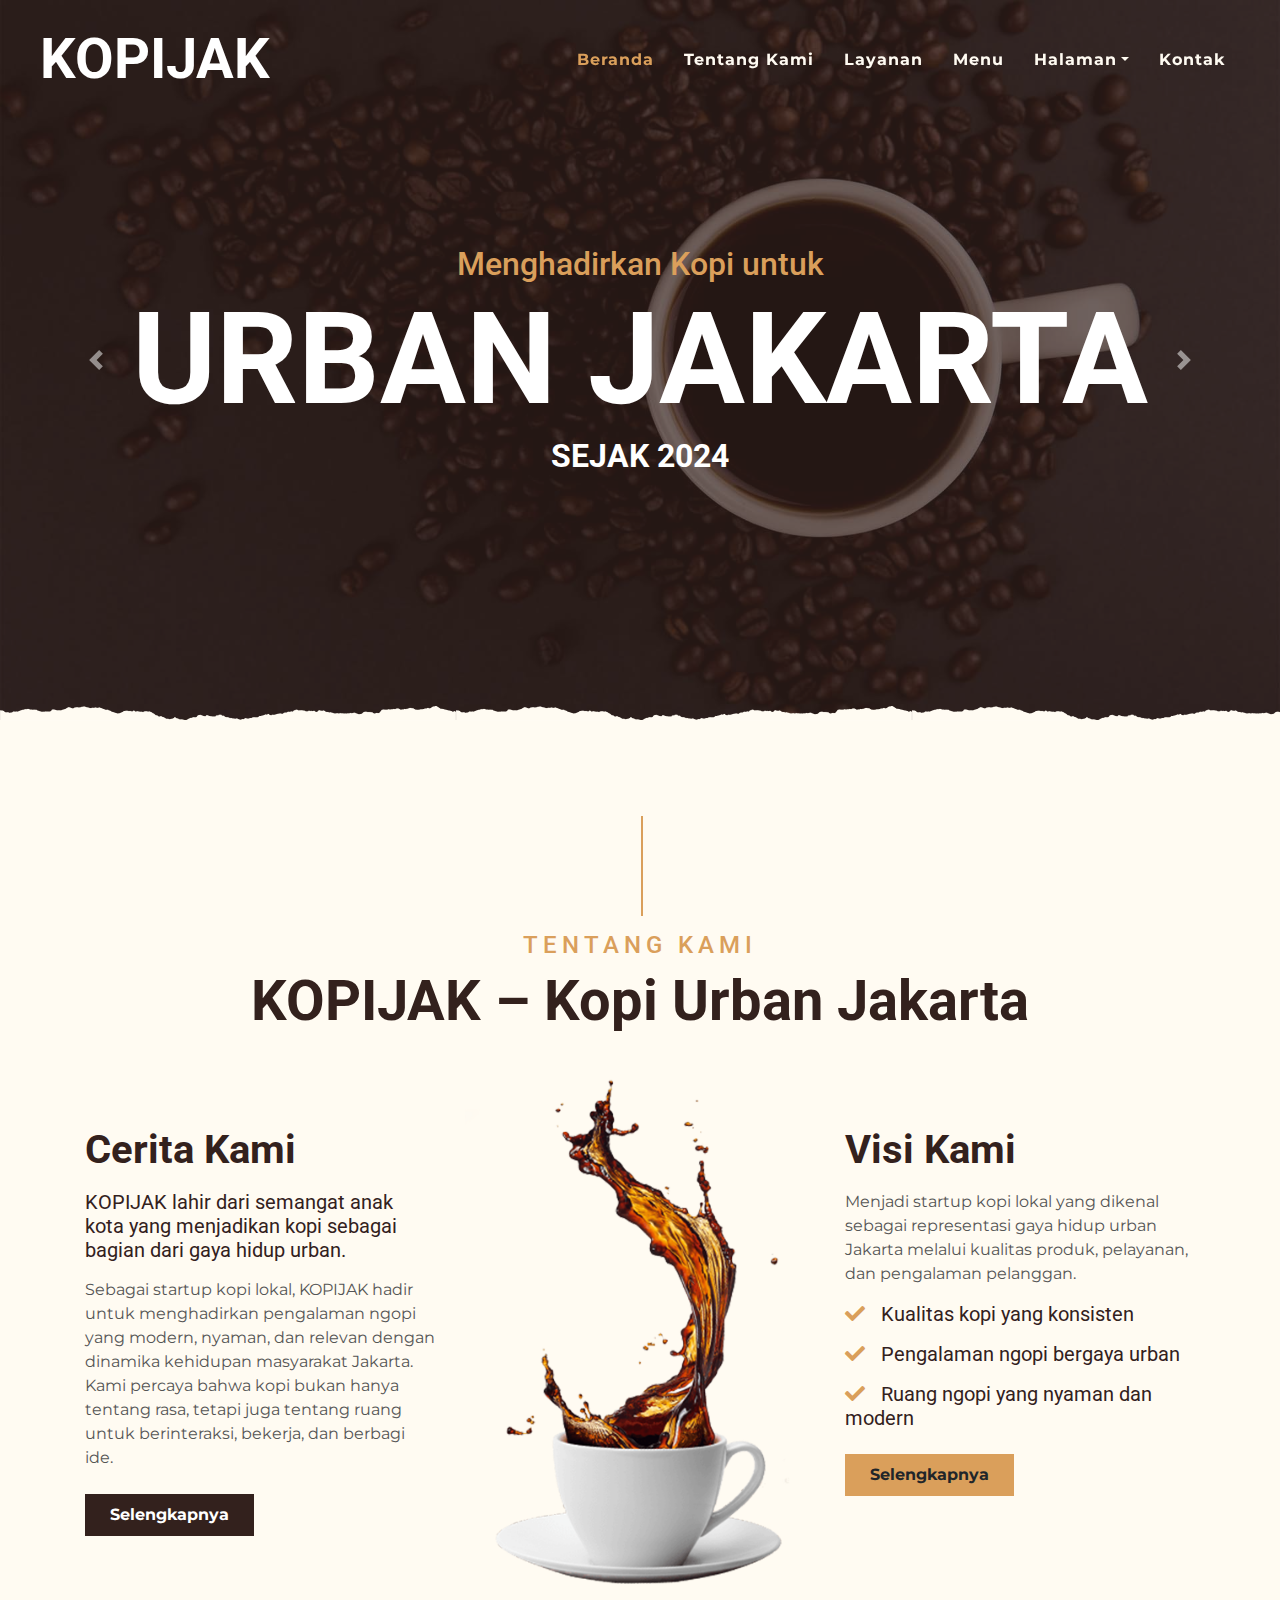
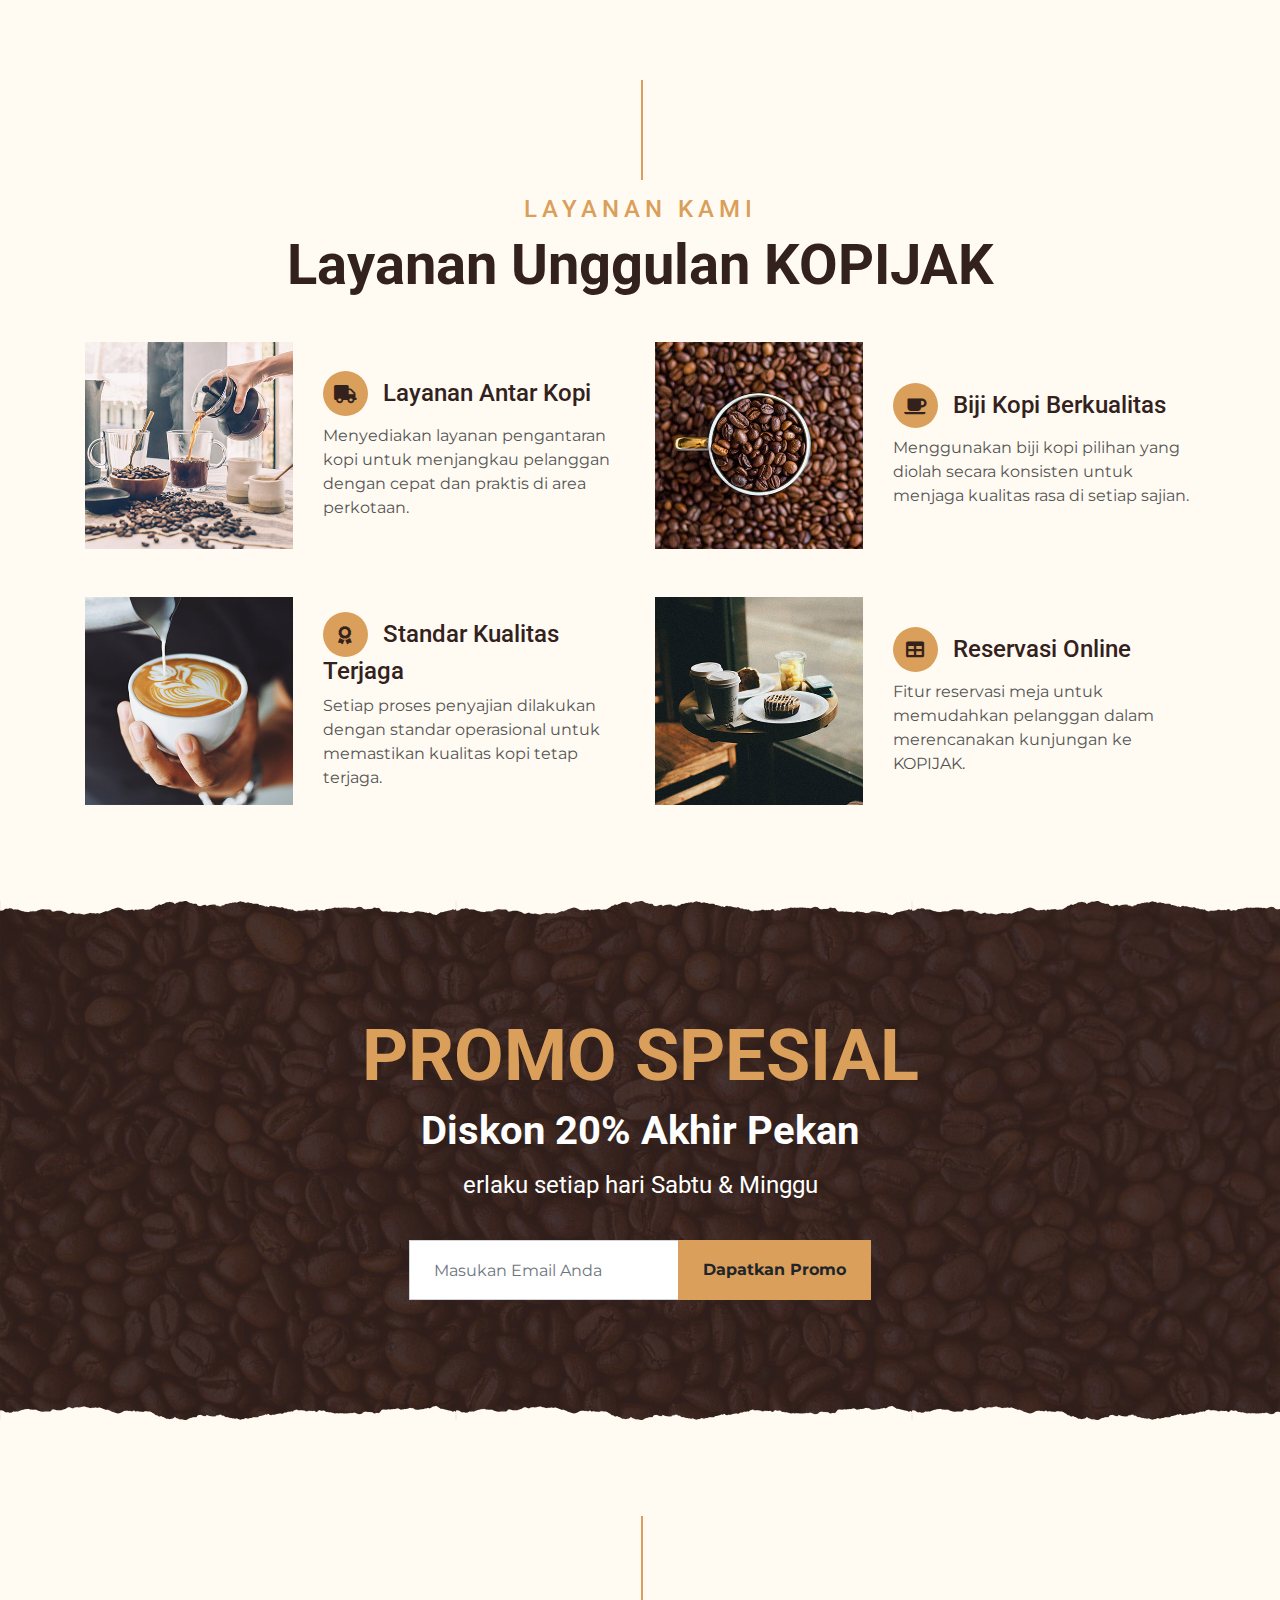
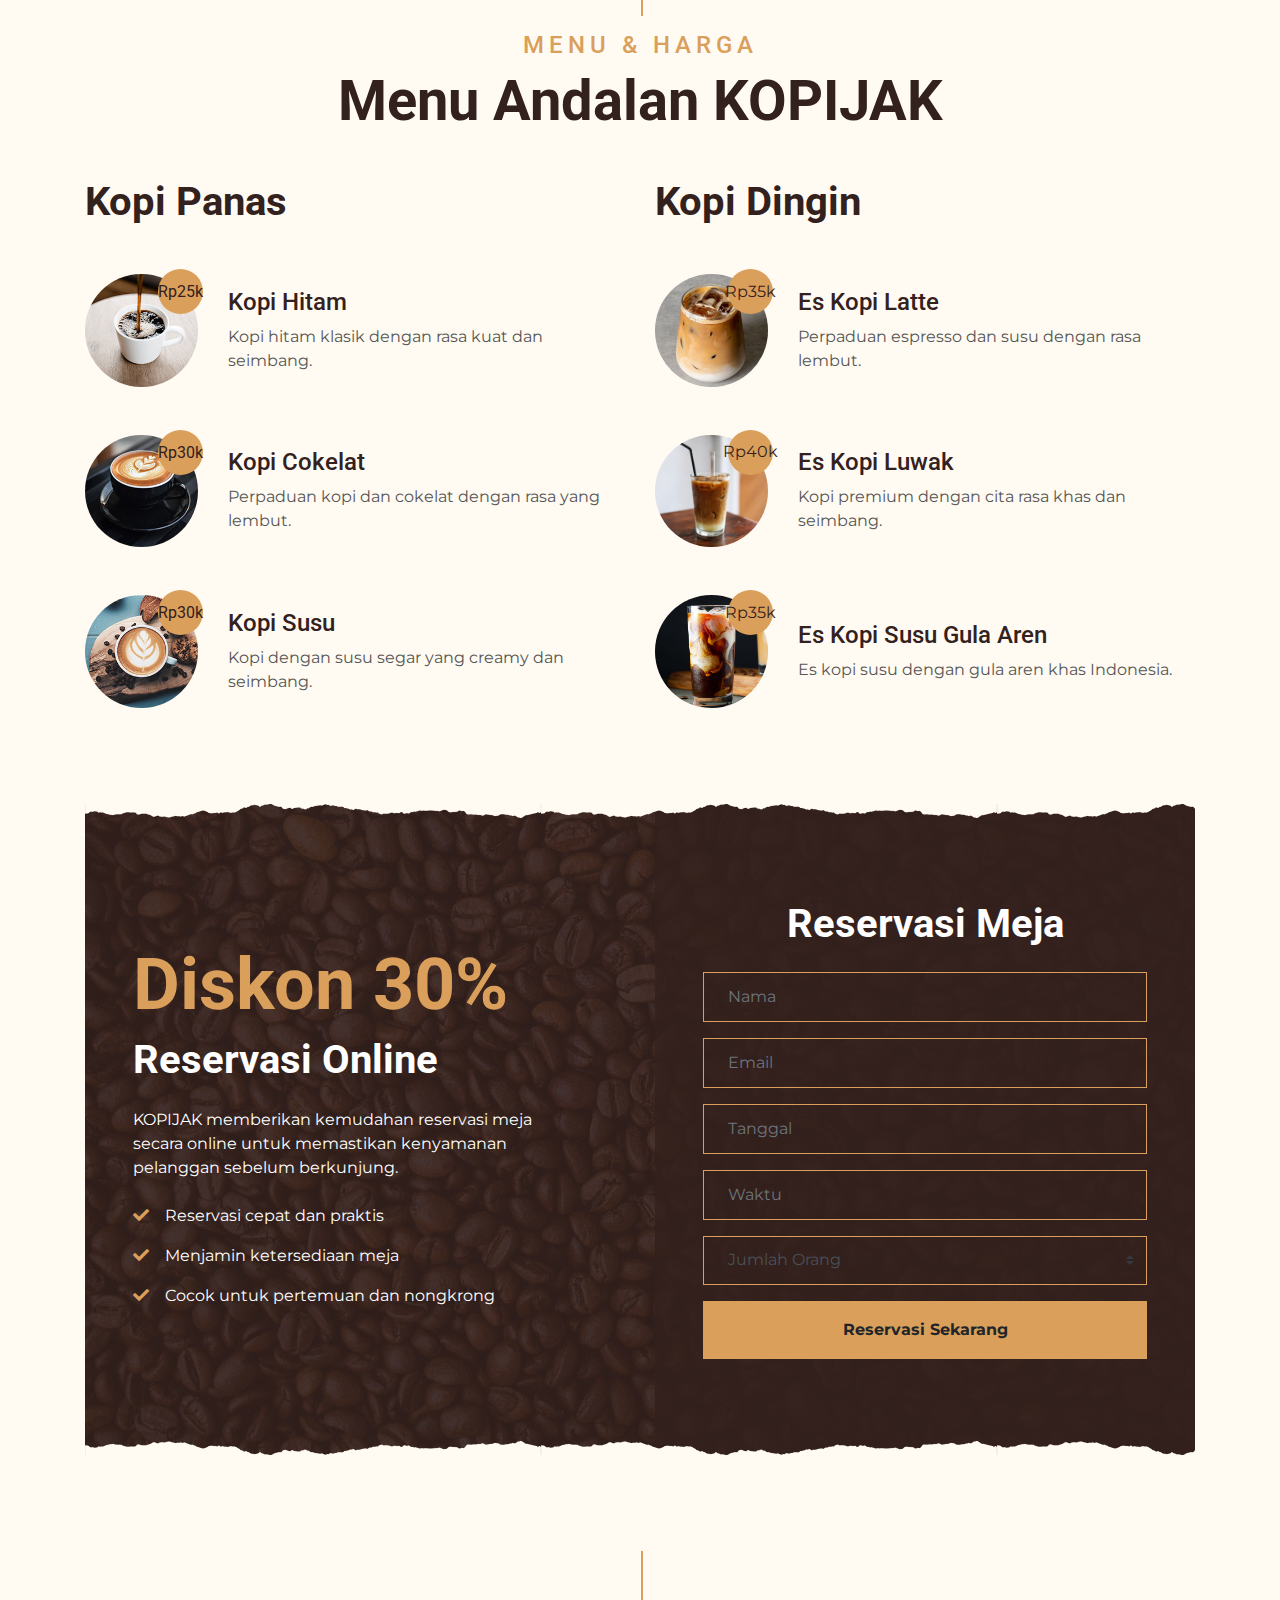
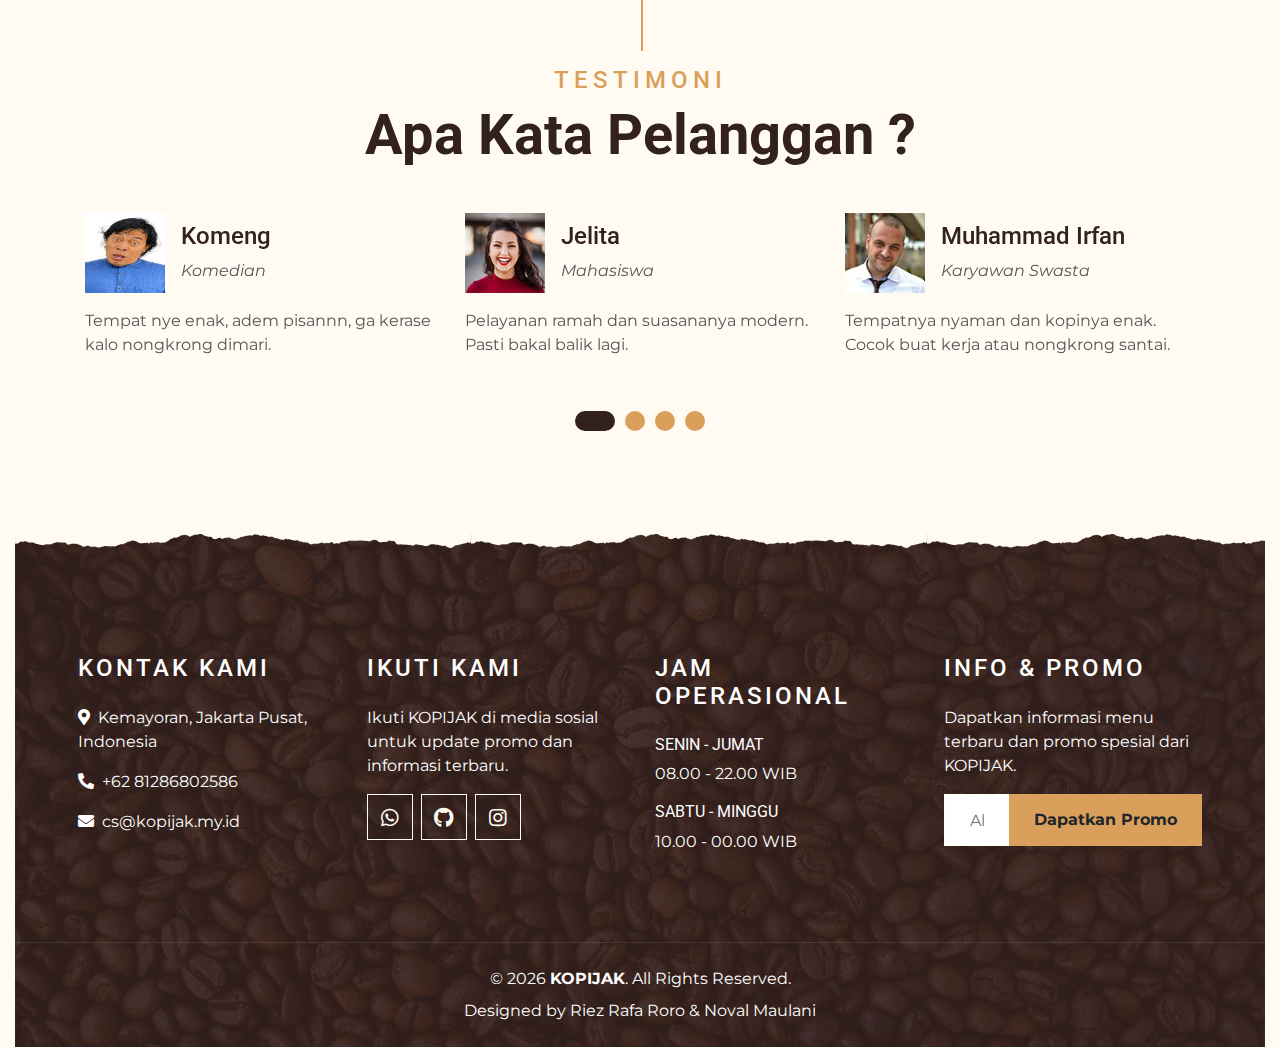
<file: index.html>
<!DOCTYPE html>
<html lang="id">

<head>
    <meta charset="utf-8">
    <title>KOPIJAK-Kopi Urban Jakarta</title>
    <meta content="width=device-width, initial-scale=1.0" name="viewport">
    <meta name="keywords" content="kopi jakarta, kopi lokal, coffee shop jakarta, kopijak">
    <meta name="description"
        content="KOPIJAK adalah startup kopi lokal yang menghadirkan pengalaman ngopi modern dengan identitas gaya hidup urban Jakarta.">




    <!-- Logo -->
    <link rel="icon" type="image/png" href="img/logo.png">


    <!-- Google Font -->
    <link rel="preconnect" href="https://fonts.gstatic.com">
    <link
        href="https://fonts.googleapis.com/css2?family=Montserrat:wght@200;400&family=Roboto:wght@400;500;700&display=swap"
        rel="stylesheet">

    <!-- Font Awesome -->
    <link href="https://cdnjs.cloudflare.com/ajax/libs/font-awesome/5.10.0/css/all.min.css" rel="stylesheet">

    <!-- Libraries Stylesheet -->
    <link href="lib/owlcarousel/assets/owl.carousel.min.css" rel="stylesheet">
    <link href="lib/tempusdominus/css/tempusdominus-bootstrap-4.min.css" rel="stylesheet" />

    <!-- Customized Bootstrap Stylesheet -->
    <link href="css/style.min.css" rel="stylesheet">
</head>

<body>
    <!-- Navbar Start -->
    <div class="container-fluid p-0 nav-bar">
        <nav class="navbar navbar-expand-lg bg-none navbar-dark py-3">
            <a href="index.html" class="navbar-brand px-lg-4 m-0">
                <h1 class="m-0 display-4 text-uppercase text-white">KOPIJAK</h1>
            </a>
            <button type="button" class="navbar-toggler" data-toggle="collapse" data-target="#navbarCollapse">
                <span class="navbar-toggler-icon"></span>
            </button>
            <div class="collapse navbar-collapse justify-content-between" id="navbarCollapse">
                <div class="navbar-nav ml-auto p-4">
                    <a href="index.html" class="nav-item nav-link active">Beranda</a>
                    <a href="about.html" class="nav-item nav-link">Tentang Kami</a>
                    <a href="service.html" class="nav-item nav-link">Layanan</a>
                    <a href="menu.html" class="nav-item nav-link">Menu</a>
                    <div class="nav-item dropdown">
                        <a href="#" class="nav-link dropdown-toggle" data-toggle="dropdown">Halaman</a>
                        <div class="dropdown-menu text-capitalize">
                            <a href="reservation.html" class="dropdown-item">Reservasi</a>
                            <a href="testimonial.html" class="dropdown-item">Testimoni</a>
                            <a href="team.html" class="dropdown-item">Tim Pengembang</a>
                        </div>
                    </div>
                    <a href="contact.html" class="nav-item nav-link">Kontak</a>
                </div>
            </div>
        </nav>
    </div>
    <!-- Navbar End -->

    <!-- Carousel Start -->
    <div class="container-fluid p-0 mb-5">
        <div id="blog-carousel" class="carousel slide overlay-bottom" data-ride="carousel">
            <div class="carousel-inner">

                <div class="carousel-item active">
                    <img class="w-100" src="img/carousel-1.jpg" alt="KOPIJAK Coffee">
                    <div class="carousel-caption d-flex flex-column align-items-center justify-content-center">
                        <h2 class="text-primary font-weight-medium m-0">Menghadirkan Kopi untuk</h2>
                        <h1 class="display-1 text-white m-0">URBAN JAKARTA</h1>
                        <h2 class="text-white m-0">SEJAK 2024</h2>
                    </div>
                </div>

                <div class="carousel-item">
                    <img class="w-100" src="img/carousel-2.jpg" alt="KOPIJAK Urban Coffee">
                    <div class="carousel-caption d-flex flex-column align-items-center justify-content-center">
                        <h2 class="text-primary font-weight-medium m-0">Pengalaman Ngopi Modern</h2>
                        <h1 class="display-1 text-white m-0">KOPIJAK</h1>
                        <h2 class="text-white m-0">KOPI URBAN JAKARTA</h2>
                    </div>
                </div>

            </div>

            <a class="carousel-control-prev" href="#blog-carousel" data-slide="prev">
                <span class="carousel-control-prev-icon"></span>
            </a>
            <a class="carousel-control-next" href="#blog-carousel" data-slide="next">
                <span class="carousel-control-next-icon"></span>
            </a>
        </div>
    </div>
    <!-- Carousel End -->

    <!-- About Start -->
    <div class="container-fluid py-5">
        <div class="container">
            <div class="section-title">
                <h4 class="text-primary text-uppercase" style="letter-spacing: 5px;">Tentang Kami</h4>
                <h1 class="display-4">KOPIJAK – Kopi Urban Jakarta</h1>
            </div>
            <div class="row">
                <div class="col-lg-4 py-0 py-lg-5">
                    <h1 class="mb-3">Cerita Kami</h1>
                    <h5 class="mb-3">
                        KOPIJAK lahir dari semangat anak kota yang menjadikan kopi sebagai bagian dari gaya hidup urban.
                    </h5>
                    <p>
                        Sebagai startup kopi lokal, KOPIJAK hadir untuk menghadirkan pengalaman ngopi yang modern,
                        nyaman,
                        dan relevan dengan dinamika kehidupan masyarakat Jakarta. Kami percaya bahwa kopi bukan hanya
                        tentang rasa, tetapi juga tentang ruang untuk berinteraksi, bekerja, dan berbagi ide.
                    </p>
                    <a href="about.html" class="btn btn-secondary font-weight-bold py-2 px-4 mt-2">
                        Selengkapnya
                    </a>

                </div>
                <div class="col-lg-4 py-5 py-lg-0" style="min-height: 500px;">
                    <div class="position-relative h-100">
                        <img class="position-absolute w-100 h-100" src="img/about.png" style="object-fit: cover;">
                    </div>
                </div>
                <div class="col-lg-4 py-0 py-lg-5">
                    <h1 class="mb-3">Visi Kami</h1>
                    <p>Menjadi startup kopi lokal yang dikenal sebagai representasi gaya hidup urban Jakarta
                        melalui kualitas produk, pelayanan, dan pengalaman pelanggan.</p>
                    <h5 class="mb-3"><i class="fa fa-check text-primary mr-3"></i>Kualitas kopi yang konsisten</h5>
                    <h5 class="mb-3"><i class="fa fa-check text-primary mr-3"></i>Pengalaman ngopi bergaya urban</h5>
                    <h5 class="mb-3"><i class="fa fa-check text-primary mr-3"></i>Ruang ngopi yang nyaman dan modern
                    </h5>
                    <a href="about.html" class="btn btn-primary font-weight-bold py-2 px-4 mt-2">Selengkapnya</a>
                </div>
            </div>
        </div>
    </div>
    <!-- About End -->


    <!-- Service Start -->
    <div class="container-fluid pt-5">
        <div class="container">
            <div class="section-title">
                <h4 class="text-primary text-uppercase" style="letter-spacing: 5px;">Layanan Kami</h4>
                <h1 class="display-4">Layanan Unggulan KOPIJAK</h1>
            </div>
            <div class="row">
                <div class="col-lg-6 mb-5">
                    <div class="row align-items-center">
                        <div class="col-sm-5">
                            <img class="img-fluid mb-3 mb-sm-0" src="img/service-1.jpg" alt="">
                        </div>
                        <div class="col-sm-7">
                            <h4><i class="fa fa-truck service-icon"></i>Layanan Antar Kopi</h4>
                            <p class="m-0">Menyediakan layanan pengantaran kopi untuk menjangkau pelanggan
                                dengan cepat dan praktis di area perkotaan.</p>
                        </div>
                    </div>
                </div>
                <div class="col-lg-6 mb-5">
                    <div class="row align-items-center">
                        <div class="col-sm-5">
                            <img class="img-fluid mb-3 mb-sm-0" src="img/service-2.jpg" alt="">
                        </div>
                        <div class="col-sm-7">
                            <h4><i class="fa fa-coffee service-icon"></i>Biji Kopi Berkualitas</h4>
                            <p class="m-0">Menggunakan biji kopi pilihan yang diolah secara konsisten
                                untuk menjaga kualitas rasa di setiap sajian.</p>
                        </div>
                    </div>
                </div>
                <div class="col-lg-6 mb-5">
                    <div class="row align-items-center">
                        <div class="col-sm-5">
                            <img class="img-fluid mb-3 mb-sm-0" src="img/service-3.jpg" alt="">
                        </div>
                        <div class="col-sm-7">
                            <h4><i class="fa fa-award service-icon"></i>Standar Kualitas Terjaga</h4>
                            <p class="m-0">Setiap proses penyajian dilakukan dengan standar operasional
                                untuk memastikan kualitas kopi tetap terjaga.</p>
                        </div>
                    </div>
                </div>
                <div class="col-lg-6 mb-5">
                    <div class="row align-items-center">
                        <div class="col-sm-5">
                            <img class="img-fluid mb-3 mb-sm-0" src="img/service-4.jpg" alt="">
                        </div>
                        <div class="col-sm-7">
                            <h4><i class="fa fa-table service-icon"></i>Reservasi Online</h4>
                            <p class="m-0">Fitur reservasi meja untuk memudahkan pelanggan
                                dalam merencanakan kunjungan ke KOPIJAK.</p>
                        </div>
                    </div>
                </div>
            </div>
        </div>
    </div>
    <!-- Service End -->


    <!-- Offer Start -->
    <div class="offer container-fluid my-5 py-5 text-center position-relative overlay-top overlay-bottom">
        <div class="container py-5">
            <h1 class="display-3 text-primary mt-3">PROMO SPESIAL</h1>
            <h1 class="text-white mb-3">Diskon 20% Akhir Pekan</h1>
            <h4 class="text-white font-weight-normal mb-4 pb-3">erlaku setiap hari Sabtu & Minggu</h4>
            <form class="form-inline justify-content-center mb-4">
                <div class="input-group">
                    <input id="emailPromo" type="text" class="form-control p-4" placeholder="Masukan Email Anda"
                        style="height: 60px;">
                    <div class="input-group-append">
                        <button type="button" class="btn btn-primary font-weight-bold px-4" onclick="kirimPromoWA()">
                            Dapatkan Promo
                        </button>
                    </div>
                </div>
            </form>
        </div>
    </div>
    <!-- Offer End -->


    <!-- Menu Start -->
    <div class="container-fluid pt-5">
        <div class="container">
            <div class="section-title">
                <h4 class="text-primary text-uppercase" style="letter-spacing: 5px;">Menu & Harga</h4>
                <h1 class="display-4">Menu Andalan KOPIJAK</h1>
            </div>
            <div class="row">
                <div class="col-lg-6">
                    <h1 class="mb-5">Kopi Panas</h1>
                    <div class="row align-items-center mb-5">
                        <div class="col-4 col-sm-3">
                            <img class="w-100 rounded-circle mb-3 mb-sm-0" src="img/menu-1.jpg" alt="">
                            <h6 class="menu-price">Rp25k</h6>
                        </div>
                        <div class="col-8 col-sm-9">
                            <h4>Kopi Hitam</h4>
                            <p class="m-0">Kopi hitam klasik dengan rasa kuat dan seimbang.</p>
                        </div>
                    </div>
                    <div class="row align-items-center mb-5">
                        <div class="col-4 col-sm-3">
                            <img class="w-100 rounded-circle mb-3 mb-sm-0" src="img/menu-2.jpg" alt="">
                            <h6 class="menu-price">Rp30k</h6>
                        </div>
                        <div class="col-8 col-sm-9">
                            <h4>Kopi Cokelat</h4>
                            <p class="m-0">Perpaduan kopi dan cokelat dengan rasa yang lembut.</p>
                        </div>
                    </div>
                    <div class="row align-items-center mb-5">
                        <div class="col-4 col-sm-3">
                            <img class="w-100 rounded-circle mb-3 mb-sm-0" src="img/menu-3.jpg" alt="">
                            <h6 class="menu-price">Rp30k</h6>
                        </div>
                        <div class="col-8 col-sm-9">
                            <h4>Kopi Susu</h4>
                            <p class="m-0">Kopi dengan susu segar yang creamy dan seimbang.</p>
                        </div>
                    </div>
                </div>
                <div class="col-lg-6">
                    <h1 class="mb-5">Kopi Dingin</h1>
                    <div class="row align-items-center mb-5">
                        <div class="col-4 col-sm-3">
                            <img class="w-100 rounded-circle mb-3 mb-sm-0" src="img/menu-4.jpg" alt="">
                            <h7 class="menu-price">Rp35k</h7>
                        </div>
                        <div class="col-8 col-sm-9">
                            <h4>Es Kopi Latte</h4>
                            <p class="m-0">Perpaduan espresso dan susu dengan rasa lembut.</p>
                        </div>
                    </div>
                    <div class="row align-items-center mb-5">
                        <div class="col-4 col-sm-3">
                            <img class="w-100 rounded-circle mb-3 mb-sm-0" src="img/menu-5.png" alt="">
                            <h7 class="menu-price">Rp40k</h7>
                        </div>
                        <div class="col-8 col-sm-9">
                            <h4>Es Kopi Luwak</h4>
                            <p class="m-0">Kopi premium dengan cita rasa khas dan seimbang.</p>
                        </div>
                    </div>
                    <div class="row align-items-center mb-5">
                        <div class="col-4 col-sm-3">
                            <img class="w-100 rounded-circle mb-3 mb-sm-0" src="img/menu-6.jpg" alt="">
                            <h7 class="menu-price">Rp35k</h7>
                        </div>
                        <div class="col-8 col-sm-9">
                            <h4>Es Kopi Susu Gula Aren</h4>
                            <p class="m-0">Es kopi susu dengan gula aren khas Indonesia.</p>
                        </div>
                    </div>
                </div>
            </div>
        </div>
        <!-- Menu End -->


        <!-- Reservation Start -->
        <div class="container-fluid my-5">
            <div class="container">
                <div class="reservation position-relative overlay-top overlay-bottom">
                    <div class="row align-items-center">
                        <div class="col-lg-6 my-5 my-lg-0">
                            <div class="p-5">
                                <div class="mb-4">
                                    <h1 class="display-3 text-primary">Diskon 30%</h1>
                                    <h1 class="text-white">Reservasi Online</h1>
                                </div>
                                <p class="text-white">KOPIJAK memberikan kemudahan reservasi meja secara online
                                    untuk memastikan kenyamanan pelanggan sebelum berkunjung.
                                </p>
                                <ul class="list-inline text-white m-0">
                                    <li class="py-2"><i class="fa fa-check text-primary mr-3"></i>Reservasi cepat dan
                                        praktis
                                    </li>
                                    <li class="py-2"><i class="fa fa-check text-primary mr-3"></i>Menjamin ketersediaan
                                        meja
                                    <li class="py-2"><i class="fa fa-check text-primary mr-3"></i>Cocok untuk pertemuan
                                        dan nongkrong

                                    </li>
                                </ul>
                            </div>
                        </div>
                        <div class="col-lg-6">
                            <div class="text-center p-5" style="background: rgba(51, 33, 29, .8);">
                                <h1 class="text-white mb-4 mt-5">Reservasi Meja</h1>
                                <form class="mb-5">
                                    <div class="form-group">
                                        <input id="nama" type="text"
                                            class="form-control bg-transparent border-primary p-4" placeholder="Nama"
                                            required="required" />
                                    </div>
                                    <div class="form-group">
                                        <input id="email" type="email"
                                            class="form-control bg-transparent border-primary p-4" placeholder="Email"
                                            required="required" />
                                    </div>
                                    <div class="form-group">
                                        <div class="date" id="date" data-target-input="nearest">
                                            <input id="tanggal" type="text"
                                                class="form-control bg-transparent border-primary p-4 datetimepicker-input"
                                                placeholder="Tanggal" data-target="#date"
                                                data-toggle="datetimepicker" />
                                        </div>
                                    </div>
                                    <div class="form-group">
                                        <div class="time" id="time" data-target-input="nearest">
                                            <input id="waktu" type="text"
                                                class="form-control bg-transparent border-primary p-4 datetimepicker-input"
                                                placeholder="Waktu" data-target="#time" data-toggle="datetimepicker" />
                                        </div>
                                    </div>
                                    <div class="form-group">
                                        <select id="jumlah" class="custom-select bg-transparent border-primary px-4"
                                            style="height: 49px;">
                                            <option selected>Jumlah Orang</option>
                                            <option value="1">1 Orang</option>
                                            <option value="2">2 Orang</option>
                                            <option value="3">3 Orang</option>
                                            <option value="3">4 Orang</option>
                                            <option value="3">Lebih Dari 4 Orang</option>
                                        </select>
                                    </div>

                                    <div>
                                        <button type="button" class="btn btn-primary btn-block font-weight-bold py-3"
                                            onclick="kirimReservasiWA()">Reservasi Sekarang</button>
                                    </div>
                                </form>
                            </div>
                        </div>
                    </div>
                </div>
            </div>
        </div>
        <!-- Reservation End -->


        <!-- Testimonial Start -->
        <div class="container-fluid py-5">
            <div class="container">
                <div class="section-title">
                    <h4 class="text-primary text-uppercase" style="letter-spacing: 5px;">Testimoni</h4>
                    <h1 class="display-4">Apa Kata Pelanggan ?</h1>
                </div>
                <div class="owl-carousel testimonial-carousel">
                    <div class="testimonial-item">
                        <div class="d-flex align-items-center mb-3">
                            <img class="img-fluid" src="img/testimonial-1.jpg" alt="">
                            <div class="ml-3">
                                <h4>Jelita</h4>
                                <i>Mahasiswa</i>
                            </div>
                        </div>
                        <p class="m-0">Pelayanan ramah dan suasananya modern. Pasti bakal balik lagi.</p>
                    </div>
                    <div class="testimonial-item">
                        <div class="d-flex align-items-center mb-3">
                            <img class="img-fluid" src="img/testimonial-2.jpg" alt="">
                            <div class="ml-3">
                                <h4>Muhammad Irfan</h4>
                                <i>Karyawan Swasta</i>
                            </div>
                        </div>
                        <p class="m-0">Tempatnya nyaman dan kopinya enak. Cocok buat kerja atau nongkrong santai.</p>
                    </div>
                    <div class="testimonial-item">
                        <div class="d-flex align-items-center mb-3">
                            <img class="img-fluid" src="img/testimonial-3.jpg" alt="">
                            <div class="ml-3">
                                <h4>Davina Karamoy</h4>
                                <i>Artis Ternama</i>
                            </div>
                        </div>
                        <p class="m-0">Tempatnya nyaman dengan suasana yang tenang. Cocok untuk bersantai sambil
                            menikmati kopi berkualitas.
                        </p>
                    </div>
                    <div class="testimonial-item">
                        <div class="d-flex align-items-center mb-3">
                            <img class="img-fluid" src="img/testimonial-4.jpeg" alt="">
                            <div class="ml-3">
                                <h4>Komeng</h4>
                                <i>Komedian</i>
                            </div>
                        </div>
                        <p class="m-0">Tempat nye enak, adem pisannn, ga kerase kalo nongkrong dimari.</p>
                    </div>
                </div>
            </div>
        </div>
        <!-- Testimonial End -->


 <!-- Footer Start -->
        <div class="container-fluid footer text-white mt-5 pt-5 px-0 position-relative overlay-top">
            <div class="row mx-0 pt-5 px-sm-3 px-lg-5 mt-4">
                <div class="col-lg-3 col-md-6 mb-5">
                    <h4 class="text-white text-uppercase mb-4" style="letter-spacing: 3px;">Kontak Kami</h4>
                    <p><i class="fa fa-map-marker-alt mr-2"></i>Kemayoran, Jakarta Pusat, Indonesia</p>
                    <p><i class="fa fa-phone-alt mr-2"></i>+62 81286802586</p>
                    <p class="m-0"><i class="fa fa-envelope mr-2"></i>cs@kopijak.my.id</p>
                </div>
                <div class="col-lg-3 col-md-6 mb-5">
                    <h4 class="text-white text-uppercase mb-4" style="letter-spacing: 3px;">Ikuti Kami</h4>
                    <p>Ikuti KOPIJAK di media sosial untuk update promo dan informasi terbaru.</p>
                    <div class="d-flex justify-content-start">
                        <!-- WhatsApp -->
                        <a class="btn btn-lg btn-outline-light btn-lg-square mr-2" href="https://wa.me/6281286802586"
                            target="_blank" title="WhatsApp KOPIJAK">
                            <i class="fab fa-whatsapp"></i>
                        </a>

                        <!-- GitHub -->
                        <a class="btn btn-lg btn-outline-light btn-lg-square mr-2"
                            href="https://github.com/rifaro06/KOPIJAK---UAS-DevOpsSec.git" target="_blank"
                            title="Repository Proyek">
                            <i class="fab fa-github"></i>
                        </a>

                        <!-- Instagram Brand -->
                        <a class="btn btn-lg btn-outline-light btn-lg-square" href="#" title="Instagram KOPIJAK">
                            <i class="fab fa-instagram"></i>
                        </a>
                    </div>
                </div>
                <div class="col-lg-3 col-md-6 mb-5">
                    <h4 class="text-white text-uppercase mb-4" style="letter-spacing: 3px;">Jam Operasional</h4>
                    <div>
                        <h6 class="text-white text-uppercase">Senin - Jumat</h6>
                        <p>08.00 - 22.00 WIB</p>
                        <h6 class="text-white text-uppercase">Sabtu - Minggu</h6>
                        <p>10.00 - 00.00 WIB</p>
                    </div>
                </div>
                <div class="col-lg-3 col-md-6 mb-5">
                    <h4 class="text-white text-uppercase mb-4" style="letter-spacing: 3px;">Info & Promo</h4>
                    <p>Dapatkan informasi menu terbaru dan promo spesial dari KOPIJAK.</p>
                    <div class="w-100">
                        <div class="input-group">
                            <input id="emailPromo" type="text" class="form-control border-light" style="padding: 25px;"
                                placeholder="Alamat Email">
                            <div class="input-group-append">
                                <button type="button" class="btn btn-primary font-weight-bold px-4"
                                    onclick="kirimPromoWA()">
                                    Dapatkan Promo
                                </button>
                            </div>
                        </div>
                    </div>
                </div>
            </div>
            <div class="container-fluid text-center text-white border-top mt-4 py-4 px-sm-3 px-md-5"
                style="border-color: rgba(256, 256, 256, .1) !important;">
                <p class="mb-2 text-white">
                    &copy; 2026 <strong>KOPIJAK</strong>. All Rights Reserved.
                </p>
                <p class="m-0 text-white">Designed by Riez Rafa Roro & Noval Maulani</p>
            </div>
        </div>
    <!-- Footer End -->


        <!-- Back to Top -->
        <a href="#" class="btn btn-lg btn-primary btn-lg-square back-to-top"><i class="fa fa-angle-double-up"></i></a>


        <!-- JavaScript Libraries -->
        <script src="https://code.jquery.com/jquery-3.4.1.min.js"></script>
        <script src="https://stackpath.bootstrapcdn.com/bootstrap/4.4.1/js/bootstrap.bundle.min.js"></script>
        <script src="lib/easing/easing.min.js"></script>
        <script src="lib/waypoints/waypoints.min.js"></script>
        <script src="lib/owlcarousel/owl.carousel.min.js"></script>
        <script src="lib/tempusdominus/js/moment.min.js"></script>
        <script src="lib/tempusdominus/js/moment-timezone.min.js"></script>
        <script src="lib/tempusdominus/js/tempusdominus-bootstrap-4.min.js"></script>

        <!-- Contact Javascript File -->
        <script src="mail/jqBootstrapValidation.min.js"></script>
        <script src="mail/contact.js"></script>

        <!-- Template Javascript -->
        <script src="js/main.js"></script>


        <!-- Javascript Whatsapp -->
        <script>
            function kirimReservasiWA() {
                const nama = document.getElementById("nama").value;
                const email = document.getElementById("email").value;
                const tanggal = document.getElementById("tanggal").value;
                const waktu = document.getElementById("waktu").value;
                const jumlah = document.getElementById("jumlah").value;

                const pesan =
                    "Halo KOPIJAK,%0A%0A" +
                    "Saya ingin reservasi meja dengan detail berikut:%0A" +
                    "Nama: " + nama + "%0A" +
                    "Email: " + email + "%0A" +
                    "Tanggal: " + tanggal + "%0A" +
                    "Waktu: " + waktu + "%0A" +
                    "Jumlah Orang: " + jumlah;

                const nomorWA = "6281286802586";
                const url = "https://wa.me/" + nomorWA + "?text=" + pesan;

                window.open(url, "_blank");
            }
            function kirimPromoWA() {
                const emailInput = document.getElementById("emailPromo");

                if (!emailInput) {
                    alert("Input email tidak ditemukan");
                    return;
                }

                const email = emailInput.value;

                let pesan =
                    "Halo KOPIJAK,%0A%0A" +
                    "Saya ingin mendapatkan Informasi Terkait Promo.";

                if (email) {
                    pesan += "%0AEmail: " + email;
                }

                const nomorWA = "6281286802586";
                const url = "https://wa.me/" + nomorWA + "?text=" + pesan;

                window.open(url, "_blank");
            }
        </script>

</body>

</html>
</file>
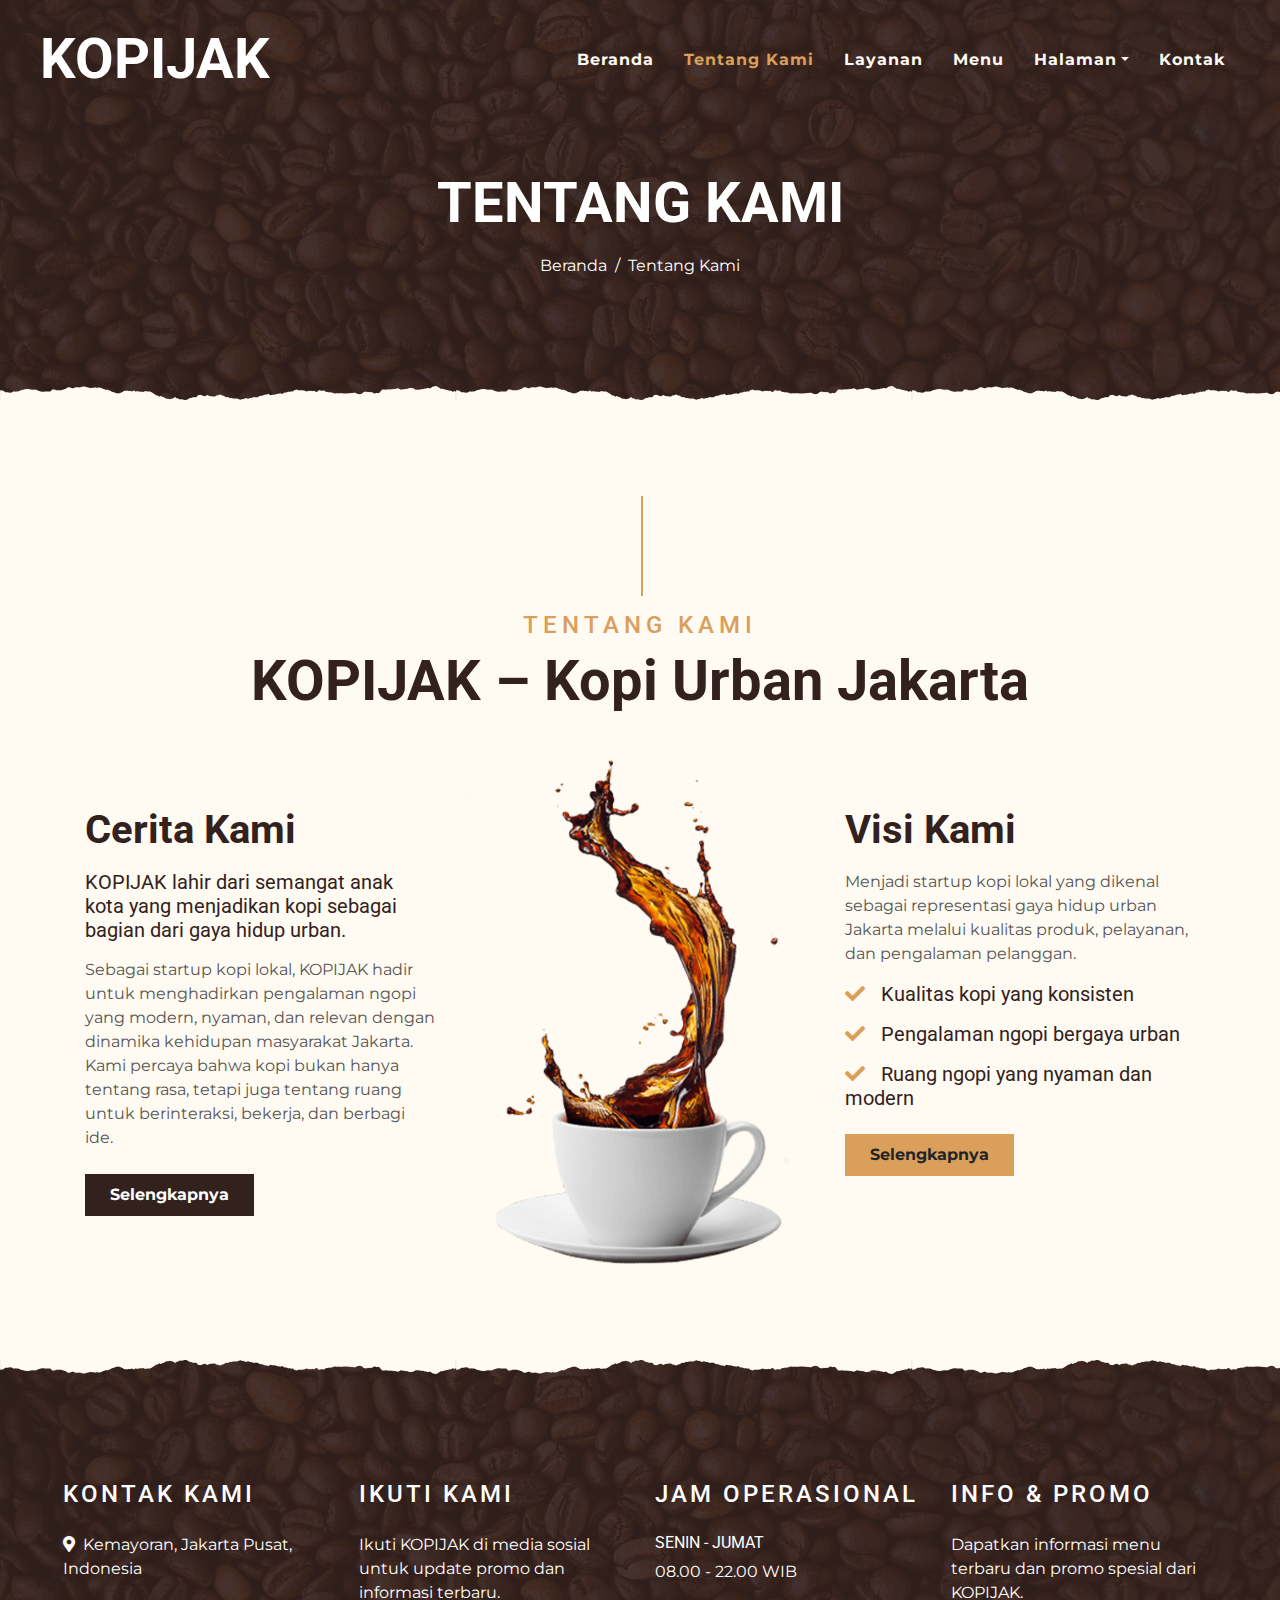
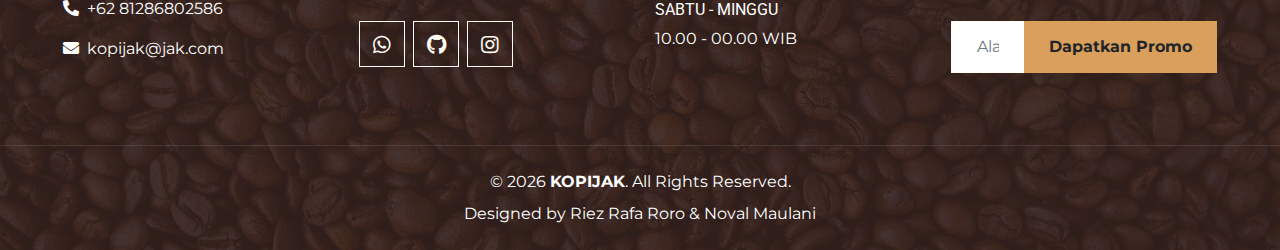
<file: about.html>
<!DOCTYPE html>
<html lang="id">

<head>
    <meta charset="utf-8">
    <title>KOPIJAK – Tentang Kami</title>
    <meta content="width=device-width, initial-scale=1.0" name="viewport">
    <meta content="Free Website Template" name="keywords">
    <meta content="Free Website Template" name="description">

    <!-- Logo -->
    <link rel="icon" type="image/png" href="img/logo.png">

    <!-- Google Font -->
    <link rel="preconnect" href="https://fonts.gstatic.com">
    <link
        href="https://fonts.googleapis.com/css2?family=Montserrat:wght@200;400&family=Roboto:wght@400;500;700&display=swap"
        rel="stylesheet">

    <!-- Font Awesome -->
    <link href="https://cdnjs.cloudflare.com/ajax/libs/font-awesome/5.10.0/css/all.min.css" rel="stylesheet">

    <!-- Libraries Stylesheet -->
    <link href="lib/owlcarousel/assets/owl.carousel.min.css" rel="stylesheet">
    <link href="lib/tempusdominus/css/tempusdominus-bootstrap-4.min.css" rel="stylesheet" />

    <!-- Customized Bootstrap Stylesheet -->
    <link href="css/style.min.css" rel="stylesheet">
</head>

<body>
    <!-- Navbar Start -->
    <div class="container-fluid p-0 nav-bar">
        <nav class="navbar navbar-expand-lg bg-none navbar-dark py-3">
            <a href="index.html" class="navbar-brand px-lg-4 m-0">
                <h1 class="m-0 display-4 text-uppercase text-white">KOPIJAK</h1>
            </a>
            <button type="button" class="navbar-toggler" data-toggle="collapse" data-target="#navbarCollapse">
                <span class="navbar-toggler-icon"></span>
            </button>
            <div class="collapse navbar-collapse justify-content-between" id="navbarCollapse">
                <div class="navbar-nav ml-auto p-4">
                    <a href="index.html" class="nav-item nav-link">Beranda</a>
                    <a href="about.html" class="nav-item nav-link active">Tentang Kami</a>
                    <a href="service.html" class="nav-item nav-link">Layanan</a>
                    <a href="menu.html" class="nav-item nav-link">Menu</a>
                    <div class="nav-item dropdown">
                        <a href="#" class="nav-link dropdown-toggle" data-toggle="dropdown">Halaman</a>
                        <div class="dropdown-menu text-capitalize">
                            <a href="reservation.html" class="dropdown-item">Reservasi</a>
                            <a href="testimonial.html" class="dropdown-item">Testimoni</a>
                            <a href="team.html" class="dropdown-item">Tim Pengembang</a>
                        </div>
                    </div>
                    <a href="contact.html" class="nav-item nav-link">Kontak</a>
                </div>
            </div>
        </nav>
    </div>
    <!-- Navbar End -->


    <!-- Page Header Start -->
    <div class="container-fluid page-header mb-5 position-relative overlay-bottom">
        <div class="d-flex flex-column align-items-center justify-content-center pt-0 pt-lg-5"
            style="min-height: 400px">
            <h1 class="display-4 mb-3 mt-0 mt-lg-5 text-white text-uppercase">Tentang Kami</h1>
            <div class="d-inline-flex mb-lg-5">
                <p class="m-0 text-white"><a class="text-white" href="index.html">Beranda</a></p>
                <p class="m-0 text-white px-2">/</p>
                <p class="m-0 text-white"><a class="text-white" href="about.html">Tentang Kami</a></p>
            </div>
        </div>
    </div>
    <!-- Page Header End -->


    <!-- About Start -->
    <div class="container-fluid py-5">
        <div class="container">
            <div class="section-title">
                <h4 class="text-primary text-uppercase" style="letter-spacing: 5px;">Tentang Kami</h4>
                <h1 class="display-4">KOPIJAK – Kopi Urban Jakarta</h1>
            </div>
            <div class="row">
                <div class="col-lg-4 py-0 py-lg-5">
                    <h1 class="mb-3">Cerita Kami</h1>
                    <h5 class="mb-3">
                        KOPIJAK lahir dari semangat anak kota yang menjadikan kopi sebagai bagian dari gaya hidup urban.
                    </h5>
                    <p>
                        Sebagai startup kopi lokal, KOPIJAK hadir untuk menghadirkan pengalaman ngopi yang modern,
                        nyaman,
                        dan relevan dengan dinamika kehidupan masyarakat Jakarta. Kami percaya bahwa kopi bukan hanya
                        tentang rasa, tetapi juga tentang ruang untuk berinteraksi, bekerja, dan berbagi ide.
                    </p>
                    <a href="about.html" class="btn btn-secondary font-weight-bold py-2 px-4 mt-2">
                        Selengkapnya
                    </a>

                </div>
                <div class="col-lg-4 py-5 py-lg-0" style="min-height: 500px;">
                    <div class="position-relative h-100">
                        <img class="position-absolute w-100 h-100" src="img/about.png" style="object-fit: cover;">
                    </div>
                </div>
                <div class="col-lg-4 py-0 py-lg-5">
                    <h1 class="mb-3">Visi Kami</h1>
                    <p>Menjadi startup kopi lokal yang dikenal sebagai representasi gaya hidup urban Jakarta
                        melalui kualitas produk, pelayanan, dan pengalaman pelanggan.</p>
                    <h5 class="mb-3"><i class="fa fa-check text-primary mr-3"></i>Kualitas kopi yang konsisten</h5>
                    <h5 class="mb-3"><i class="fa fa-check text-primary mr-3"></i>Pengalaman ngopi bergaya urban</h5>
                    <h5 class="mb-3"><i class="fa fa-check text-primary mr-3"></i>Ruang ngopi yang nyaman dan modern
                    </h5>
                    <a href="about.html" class="btn btn-primary font-weight-bold py-2 px-4 mt-2">Selengkapnya</a>
                </div>
            </div>
        </div>
    </div>
    <!-- About End -->


    <!-- Footer Start -->
    <div class="container-fluid footer text-white mt-5 pt-5 px-0 position-relative overlay-top">
        <div class="row mx-0 pt-5 px-sm-3 px-lg-5 mt-4">
            <div class="col-lg-3 col-md-6 mb-5">
                <h4 class="text-white text-uppercase mb-4" style="letter-spacing: 3px;">Kontak Kami</h4>
                <p><i class="fa fa-map-marker-alt mr-2"></i>Kemayoran, Jakarta Pusat, Indonesia</p>
                <p><i class="fa fa-phone-alt mr-2"></i>+62 81286802586</p>
                <p class="m-0"><i class="fa fa-envelope mr-2"></i>kopijak@jak.com</p>
            </div>
            <div class="col-lg-3 col-md-6 mb-5">
                <h4 class="text-white text-uppercase mb-4" style="letter-spacing: 3px;">Ikuti Kami</h4>
                <p>Ikuti KOPIJAK di media sosial untuk update promo dan informasi terbaru.</p>
                <div class="d-flex justify-content-start">
                    <!-- WhatsApp -->
                    <a class="btn btn-lg btn-outline-light btn-lg-square mr-2" href="https://wa.me/6281286802586"
                        target="_blank" title="WhatsApp KOPIJAK">
                        <i class="fab fa-whatsapp"></i>
                    </a>

                    <!-- GitHub -->
                    <a class="btn btn-lg btn-outline-light btn-lg-square mr-2"
                        href="https://github.com/rifaro06/KOPIJAK---UAS-DevOpsSec.git" target="_blank"
                        title="Repository Proyek">
                        <i class="fab fa-github"></i>
                    </a>

                    <!-- Instagram Brand -->
                    <a class="btn btn-lg btn-outline-light btn-lg-square" href="#" title="Instagram KOPIJAK">
                        <i class="fab fa-instagram"></i>
                    </a>
                </div>
            </div>
            <div class="col-lg-3 col-md-6 mb-5">
                <h4 class="text-white text-uppercase mb-4" style="letter-spacing: 3px;">Jam Operasional</h4>
                <div>
                    <h6 class="text-white text-uppercase">Senin - Jumat</h6>
                    <p>08.00 - 22.00 WIB</p>
                    <h6 class="text-white text-uppercase">Sabtu - Minggu</h6>
                    <p>10.00 - 00.00 WIB</p>
                </div>
            </div>
            <div class="col-lg-3 col-md-6 mb-5">
                <h4 class="text-white text-uppercase mb-4" style="letter-spacing: 3px;">Info & Promo</h4>
                <p>Dapatkan informasi menu terbaru dan promo spesial dari KOPIJAK.</p>
                <div class="w-100">
                    <div class="input-group">
                        <input id="emailPromo" type="text" class="form-control border-light" style="padding: 25px;"
                            placeholder="Alamat Email">
                        <div class="input-group-append">
                            <button type="button" class="btn btn-primary font-weight-bold px-4"
                                onclick="kirimPromoWA()">
                                Dapatkan Promo
                            </button>
                        </div>
                    </div>
                </div>
            </div>
        </div>
        <div class="container-fluid text-center text-white border-top mt-4 py-4 px-sm-3 px-md-5"
            style="border-color: rgba(256, 256, 256, .1) !important;">
            <p class="mb-2 text-white">
                &copy; 2026 <strong>KOPIJAK</strong>. All Rights Reserved.
            </p>
            <p class="m-0 text-white">Designed by Riez Rafa Roro & Noval Maulani</p>
        </div>
    </div>
    <!-- Footer End -->


    <!-- Back to Top -->
    <a href="#" class="btn btn-lg btn-primary btn-lg-square back-to-top"><i class="fa fa-angle-double-up"></i></a>


    <!-- JavaScript Libraries -->
    <script src="https://code.jquery.com/jquery-3.4.1.min.js"></script>
    <script src="https://stackpath.bootstrapcdn.com/bootstrap/4.4.1/js/bootstrap.bundle.min.js"></script>
    <script src="lib/easing/easing.min.js"></script>
    <script src="lib/waypoints/waypoints.min.js"></script>
    <script src="lib/owlcarousel/owl.carousel.min.js"></script>
    <script src="lib/tempusdominus/js/moment.min.js"></script>
    <script src="lib/tempusdominus/js/moment-timezone.min.js"></script>
    <script src="lib/tempusdominus/js/tempusdominus-bootstrap-4.min.js"></script>

    <!-- Contact Javascript File -->
    <script src="mail/jqBootstrapValidation.min.js"></script>
    <script src="mail/contact.js"></script>

    <!-- Template Javascript -->
    <script src="js/main.js"></script>

    <!-- WA Promo Script -->
    <script>
        function kirimPromoWA() {
            const emailInput = document.getElementById("emailPromo");

            if (!emailInput) {
                alert("Input email tidak ditemukan");
                return;
            }

            const email = emailInput.value;

            let pesan =
                "Halo KOPIJAK,%0A%0A" +
                "Saya ingin mendapatkan Informasi Terkait Promo.";

            if (email) {
                pesan += "%0AEmail: " + email;
            }

            const nomorWA = "6281286802586";
            const url = "https://wa.me/" + nomorWA + "?text=" + pesan;

            window.open(url, "_blank");
        }
    </script>
</body>

</html>
</file>
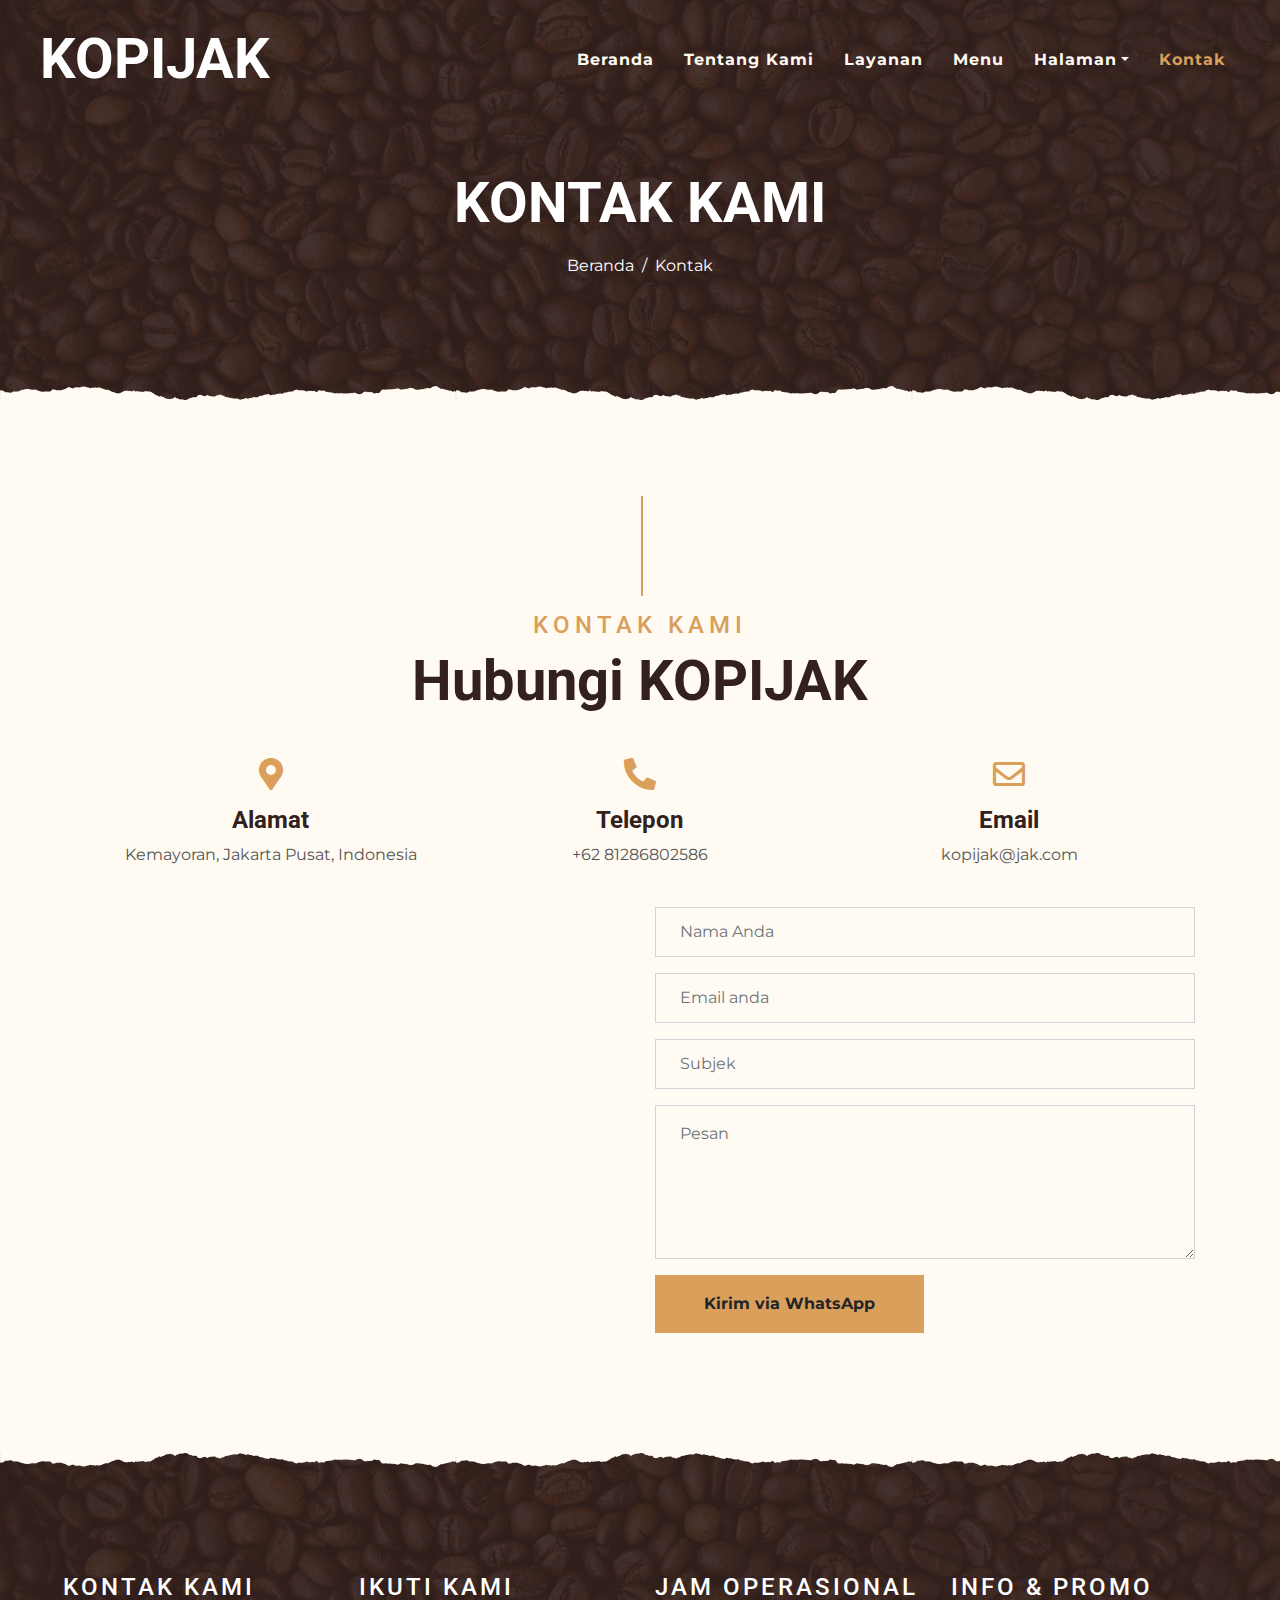
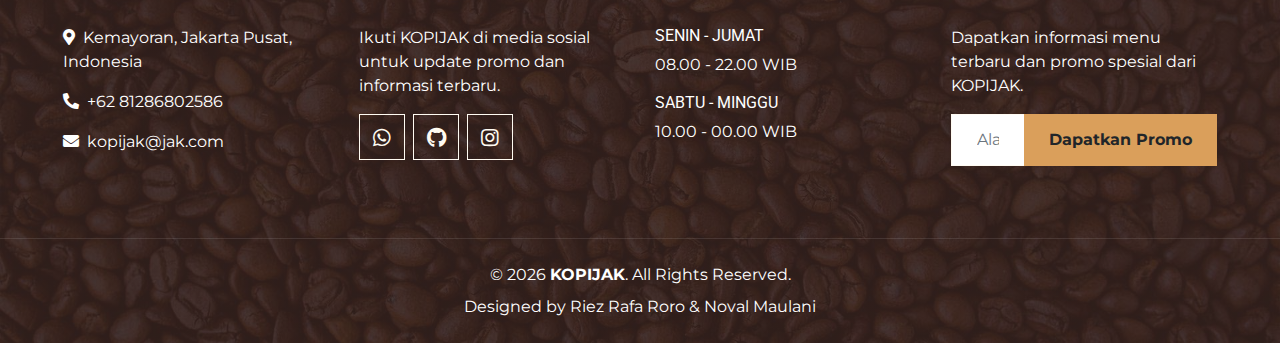
<file: contact.html>
<!DOCTYPE html>
<html lang="id">

<head>
    <meta charset="utf-8">
    <title>KOPIJAK - Kontak</title>
    <meta content="width=device-width, initial-scale=1.0" name="viewport">
    <meta content="Free Website Template" name="keywords">
    <meta content="Free Website Template" name="description">

    <!-- Logo -->
    <link rel="icon" type="image/png" href="img/logo.png">

    <!-- Google Font -->
    <link rel="preconnect" href="https://fonts.gstatic.com">
    <link
        href="https://fonts.googleapis.com/css2?family=Montserrat:wght@200;400&family=Roboto:wght@400;500;700&display=swap"
        rel="stylesheet">

    <!-- Font Awesome -->
    <link href="https://cdnjs.cloudflare.com/ajax/libs/font-awesome/5.10.0/css/all.min.css" rel="stylesheet">

    <!-- Libraries Stylesheet -->
    <link href="lib/owlcarousel/assets/owl.carousel.min.css" rel="stylesheet">
    <link href="lib/tempusdominus/css/tempusdominus-bootstrap-4.min.css" rel="stylesheet" />

    <!-- Customized Bootstrap Stylesheet -->
    <link href="css/style.min.css" rel="stylesheet">
</head>

<body>
    <!-- Navbar Start -->
    <div class="container-fluid p-0 nav-bar">
        <nav class="navbar navbar-expand-lg bg-none navbar-dark py-3">
            <a href="index.html" class="navbar-brand px-lg-4 m-0">
                <h1 class="m-0 display-4 text-uppercase text-white">KOPIJAK</h1>
            </a>
            <button type="button" class="navbar-toggler" data-toggle="collapse" data-target="#navbarCollapse">
                <span class="navbar-toggler-icon"></span>
            </button>
            <div class="collapse navbar-collapse justify-content-between" id="navbarCollapse">
                <div class="navbar-nav ml-auto p-4">
                    <a href="index.html" class="nav-item nav-link">Beranda</a>
                    <a href="about.html" class="nav-item nav-link">Tentang Kami</a>
                    <a href="service.html" class="nav-item nav-link">Layanan</a>
                    <a href="menu.html" class="nav-item nav-link">Menu</a>
                    <div class="nav-item dropdown">
                        <a href="#" class="nav-link dropdown-toggle" data-toggle="dropdown">Halaman</a>
                        <div class="dropdown-menu text-capitalize">
                            <a href="reservation.html" class="dropdown-item">Reservasi</a>
                            <a href="testimonial.html" class="dropdown-item">Testimoni</a>
                            <a href="team.html" class="dropdown-item">Tim Pengembang</a>
                        </div>
                    </div>
                    <a href="contact.html" class="nav-item nav-link active">Kontak</a>
                </div>
            </div>
        </nav>
    </div>
    <!-- Navbar End -->


    <!-- Page Header Start -->
    <div class="container-fluid page-header mb-5 position-relative overlay-bottom">
        <div class="d-flex flex-column align-items-center justify-content-center pt-0 pt-lg-5"
            style="min-height: 400px">
            <h1 class="display-4 mb-3 mt-0 mt-lg-5 text-white text-uppercase">Kontak Kami</h1>
            <div class="d-inline-flex mb-lg-5">
                <p class="m-0 text-white"><a class="text-white" href="index.html">Beranda</a></p>
                <p class="m-0 text-white px-2">/</p>
                <p class="m-0 text-white"><a class="text-white" href="contact.html">Kontak</a></p>
            </div>
        </div>
    </div>
    <!-- Page Header End -->


    <!-- Contact Start -->
    <div class="container-fluid pt-5">
        <div class="container">
            <div class="section-title">
                <h4 class="text-primary text-uppercase" style="letter-spacing: 5px;">Kontak Kami</h4>
                <h1 class="display-4">Hubungi KOPIJAK</h1>
            </div>
            <div class="row px-3 pb-2">
                <div class="col-sm-4 text-center mb-3">
                    <i class="fa fa-2x fa-map-marker-alt mb-3 text-primary"></i>
                    <h4 class="font-weight-bold">Alamat</h4>
                    <p>Kemayoran, Jakarta Pusat, Indonesia</p>
                </div>
                <div class="col-sm-4 text-center mb-3">
                    <i class="fa fa-2x fa-phone-alt mb-3 text-primary"></i>
                    <h4 class="font-weight-bold">Telepon</h4>
                    <p>+62 81286802586</p>
                </div>
                <div class="col-sm-4 text-center mb-3">
                    <i class="far fa-2x fa-envelope mb-3 text-primary"></i>
                    <h4 class="font-weight-bold">Email</h4>
                    <p>kopijak@jak.com</p>
                </div>
            </div>
            <div class="row">
                <div class="col-md-6 pb-5">
                    <iframe style="width: 100%; height: 443px;" src="https://www.google.com/maps?q=Kemayoran,Jakarta%20Pusat,Indonesia&output=embed"
                        frameborder="0" style="border:0;" allowfullscreen="" aria-hidden="false" tabindex="0"></iframe>
                </div>
                <div class="col-md-6 pb-5">
                    <div class="contact-form">
                        <div id="success"></div>
                        <form name="sentMessage" id="contactForm" novalidate="novalidate">
                            <div class="control-group">
                                <input type="text" class="form-control bg-transparent p-4" id="name"
                                    placeholder="Nama Anda" required="required"
                                    data-validation-required-message="Masukan Nama Anda" />
                                <p class="help-block text-danger"></p>
                            </div>
                            <div class="control-group">
                                <input type="email" class="form-control bg-transparent p-4" id="email"
                                    placeholder="Email anda" required="required"
                                    data-validation-required-message="Masukan Email Anda" />
                                <p class="help-block text-danger"></p>
                            </div>
                            <div class="control-group">
                                <input type="text" class="form-control bg-transparent p-4" id="subject"
                                    placeholder="Subjek" required="required"
                                    data-validation-required-message="Masukan Subjek yang dituju" />
                                <p class="help-block text-danger"></p>
                            </div>
                            <div class="control-group">
                                <textarea class="form-control bg-transparent py-3 px-4" rows="5" id="message"
                                    placeholder="Pesan" required="required"
                                    data-validation-required-message="Masukan Pesan anda"></textarea>
                                <p class="help-block text-danger"></p>
                            </div>
                            <div>
                                <button class="btn btn-primary font-weight-bold py-3 px-5" type="button"
                                    onclick="kirimKontakWA()">
                                    Kirim via WhatsApp
                                </button>
                            </div>
                        </form>
                    </div>
                </div>
            </div>
        </div>
    </div>
    <!-- Contact End -->


    <!-- Footer Start -->
        <div class="container-fluid footer text-white mt-5 pt-5 px-0 position-relative overlay-top">
            <div class="row mx-0 pt-5 px-sm-3 px-lg-5 mt-4">
                <div class="col-lg-3 col-md-6 mb-5">
                    <h4 class="text-white text-uppercase mb-4" style="letter-spacing: 3px;">Kontak Kami</h4>
                    <p><i class="fa fa-map-marker-alt mr-2"></i>Kemayoran, Jakarta Pusat, Indonesia</p>
                    <p><i class="fa fa-phone-alt mr-2"></i>+62 81286802586</p>
                    <p class="m-0"><i class="fa fa-envelope mr-2"></i>kopijak@jak.com</p>
                </div>
                <div class="col-lg-3 col-md-6 mb-5">
                    <h4 class="text-white text-uppercase mb-4" style="letter-spacing: 3px;">Ikuti Kami</h4>
                    <p>Ikuti KOPIJAK di media sosial untuk update promo dan informasi terbaru.</p>
                    <div class="d-flex justify-content-start">
                        <!-- WhatsApp -->
                        <a class="btn btn-lg btn-outline-light btn-lg-square mr-2" href="https://wa.me/6281286802586"
                            target="_blank" title="WhatsApp KOPIJAK">
                            <i class="fab fa-whatsapp"></i>
                        </a>

                        <!-- GitHub -->
                        <a class="btn btn-lg btn-outline-light btn-lg-square mr-2"
                            href="https://github.com/rifaro06/KOPIJAK---UAS-DevOpsSec.git" target="_blank"
                            title="Repository Proyek">
                            <i class="fab fa-github"></i>
                        </a>

                        <!-- Instagram Brand -->
                        <a class="btn btn-lg btn-outline-light btn-lg-square" href="#" title="Instagram KOPIJAK">
                            <i class="fab fa-instagram"></i>
                        </a>
                    </div>
                </div>
                <div class="col-lg-3 col-md-6 mb-5">
                    <h4 class="text-white text-uppercase mb-4" style="letter-spacing: 3px;">Jam Operasional</h4>
                    <div>
                        <h6 class="text-white text-uppercase">Senin - Jumat</h6>
                        <p>08.00 - 22.00 WIB</p>
                        <h6 class="text-white text-uppercase">Sabtu - Minggu</h6>
                        <p>10.00 - 00.00 WIB</p>
                    </div>
                </div>
                <div class="col-lg-3 col-md-6 mb-5">
                    <h4 class="text-white text-uppercase mb-4" style="letter-spacing: 3px;">Info & Promo</h4>
                    <p>Dapatkan informasi menu terbaru dan promo spesial dari KOPIJAK.</p>
                    <div class="w-100">
                        <div class="input-group">
                            <input id="emailPromo" type="text" class="form-control border-light" style="padding: 25px;"
                                placeholder="Alamat Email">
                            <div class="input-group-append">
                                <button type="button" class="btn btn-primary font-weight-bold px-4"
                                    onclick="kirimPromoWA()">
                                    Dapatkan Promo
                                </button>
                            </div>
                        </div>
                    </div>
                </div>
            </div>
            <div class="container-fluid text-center text-white border-top mt-4 py-4 px-sm-3 px-md-5"
                style="border-color: rgba(256, 256, 256, .1) !important;">
                <p class="mb-2 text-white">
                    &copy; 2026 <strong>KOPIJAK</strong>. All Rights Reserved.
                </p>
                <p class="m-0 text-white">Designed by Riez Rafa Roro & Noval Maulani</p>
            </div>
        </div>
    <!-- Footer End -->


    <!-- Back to Top -->
    <a href="#" class="btn btn-lg btn-primary btn-lg-square back-to-top"><i class="fa fa-angle-double-up"></i></a>


    <!-- JavaScript Libraries -->
    <script src="https://code.jquery.com/jquery-3.4.1.min.js"></script>
    <script src="https://stackpath.bootstrapcdn.com/bootstrap/4.4.1/js/bootstrap.bundle.min.js"></script>
    <script src="lib/easing/easing.min.js"></script>
    <script src="lib/waypoints/waypoints.min.js"></script>
    <script src="lib/owlcarousel/owl.carousel.min.js"></script>
    <script src="lib/tempusdominus/js/moment.min.js"></script>
    <script src="lib/tempusdominus/js/moment-timezone.min.js"></script>
    <script src="lib/tempusdominus/js/tempusdominus-bootstrap-4.min.js"></script>

    <!-- Contact Javascript File -->
    <script src="mail/jqBootstrapValidation.min.js"></script>
    <script src="mail/contact.js"></script>

    <!-- Template Javascript -->
    <script src="js/main.js"></script>

    <!-- WA Script -->
    <script>
        function kirimPromoWA() {
            const emailInput = document.getElementById("emailPromo");

            if (!emailInput) {
                alert("Input email tidak ditemukan");
                return;
            }

            const email = emailInput.value;

            let pesan =
                "Halo KOPIJAK,%0A%0A" +
                "Saya ingin mendapatkan Informasi Terkait Promo.";

            if (email) {
                pesan += "%0AEmail: " + email;
            }

            const nomorWA = "6281286802586";
            const url = "https://wa.me/" + nomorWA + "?text=" + pesan;

            window.open(url, "_blank");
        }


        function kirimKontakWA() {
            const nama = document.getElementById("name").value;
            const email = document.getElementById("email").value;
            const subjek = document.getElementById("subject").value;
            const pesanUser = document.getElementById("message").value;

            if (!nama || !pesanUser) {
                alert("Nama dan pesan wajib diisi");
                return;
            }

            let pesan =
                "Halo KOPIJAK,%0A%0A" +
                "Saya ingin menghubungi KOPIJAK dengan detail berikut:%0A" +
                "Nama: " + nama + "%0A";

            if (email) {
                pesan += "Email: " + email + "%0A";
            }

            if (subjek) {
                pesan += "Subjek: " + subjek + "%0A";
            }

            pesan += "Pesan: " + pesanUser;

            const nomorWA = "6281286802586";
            const url = "https://wa.me/" + nomorWA + "?text=" + pesan;

            window.open(url, "_blank");
        }
    </script>
</body>

</html>
</file>
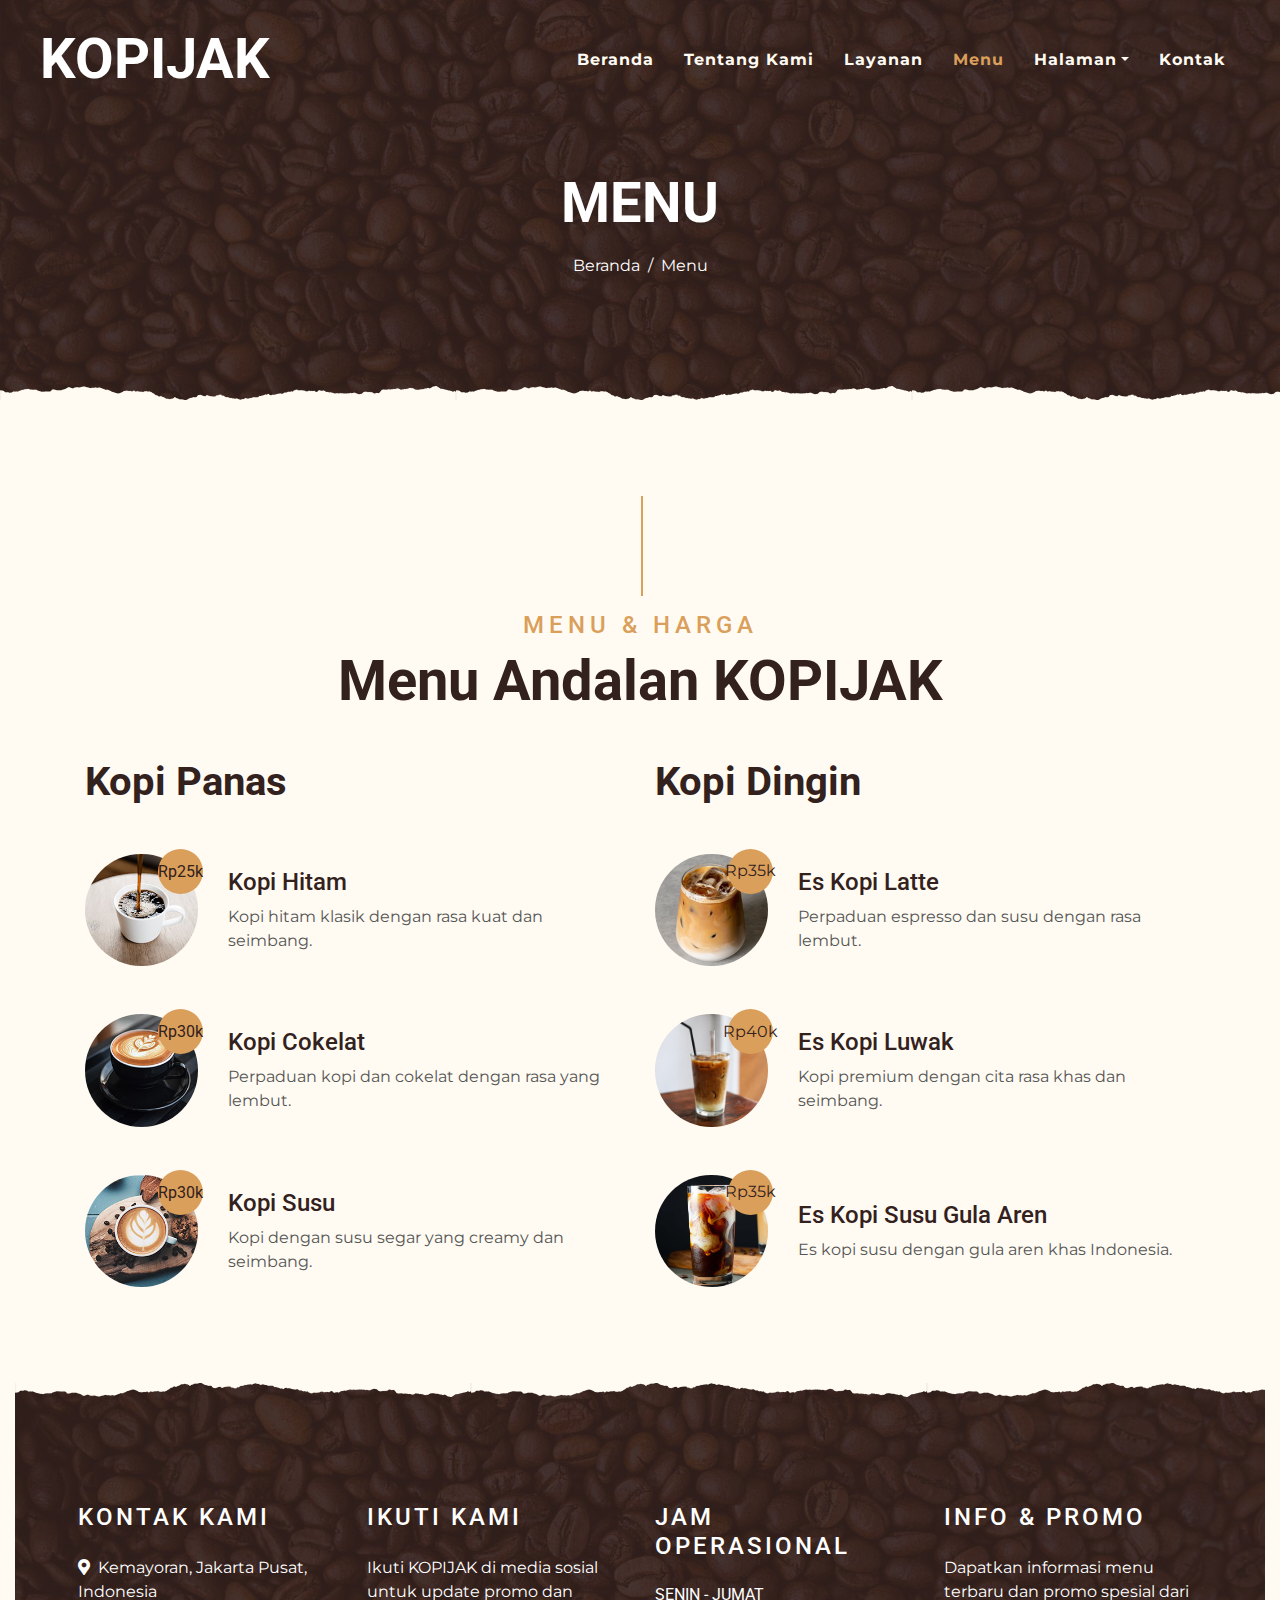
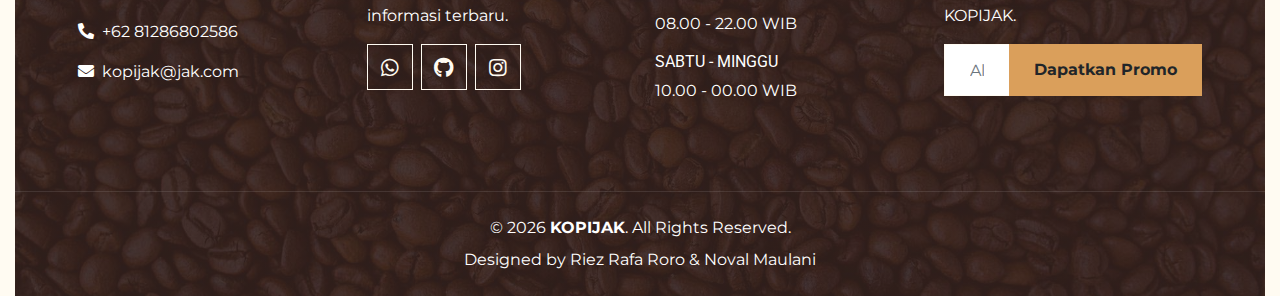
<file: menu.html>
<!DOCTYPE html>
<html lang="id">

<head>
    <meta charset="utf-8">
    <title>KOPIJAK - Menu</title>
    <meta content="width=device-width, initial-scale=1.0" name="viewport">
    <meta content="Free Website Template" name="keywords">
    <meta content="Free Website Template" name="description">

    <!-- Logo -->
    <link rel="icon" type="image/png" href="img/logo.png">

    <!-- Google Font -->
    <link rel="preconnect" href="https://fonts.gstatic.com">
    <link href="https://fonts.googleapis.com/css2?family=Montserrat:wght@200;400&family=Roboto:wght@400;500;700&display=swap" rel="stylesheet"> 

    <!-- Font Awesome -->
    <link href="https://cdnjs.cloudflare.com/ajax/libs/font-awesome/5.10.0/css/all.min.css" rel="stylesheet">

    <!-- Libraries Stylesheet -->
    <link href="lib/owlcarousel/assets/owl.carousel.min.css" rel="stylesheet">
    <link href="lib/tempusdominus/css/tempusdominus-bootstrap-4.min.css" rel="stylesheet" />

    <!-- Customized Bootstrap Stylesheet -->
    <link href="css/style.min.css" rel="stylesheet">
</head>

<body>
    <!-- Navbar Start -->
    <div class="container-fluid p-0 nav-bar">
        <nav class="navbar navbar-expand-lg bg-none navbar-dark py-3">
            <a href="index.html" class="navbar-brand px-lg-4 m-0">
                <h1 class="m-0 display-4 text-uppercase text-white">KOPIJAK</h1>
            </a>
            <button type="button" class="navbar-toggler" data-toggle="collapse" data-target="#navbarCollapse">
                <span class="navbar-toggler-icon"></span>
            </button>
            <div class="collapse navbar-collapse justify-content-between" id="navbarCollapse">
                <div class="navbar-nav ml-auto p-4">
                    <a href="index.html" class="nav-item nav-link">Beranda</a>
                    <a href="about.html" class="nav-item nav-link">Tentang Kami</a>
                    <a href="service.html" class="nav-item nav-link">Layanan</a>
                    <a href="menu.html" class="nav-item nav-link active">Menu</a>
                    <div class="nav-item dropdown">
                        <a href="#" class="nav-link dropdown-toggle" data-toggle="dropdown">Halaman</a>
                        <div class="dropdown-menu text-capitalize">
                            <a href="reservation.html" class="dropdown-item">Reservasi</a>
                            <a href="testimonial.html" class="dropdown-item">Testimoni</a>
                            <a href="team.html" class="dropdown-item">Tim Pengembang</a>
                        </div>
                    </div>
                    <a href="contact.html" class="nav-item nav-link">Kontak</a>
                </div>
            </div>
        </nav>
    </div>
    <!-- Navbar End -->


    <!-- Page Header Start -->
    <div class="container-fluid page-header mb-5 position-relative overlay-bottom">
        <div class="d-flex flex-column align-items-center justify-content-center pt-0 pt-lg-5" style="min-height: 400px">
            <h1 class="display-4 mb-3 mt-0 mt-lg-5 text-white text-uppercase">Menu</h1>
            <div class="d-inline-flex mb-lg-5">
                <p class="m-0 text-white"><a class="text-white" href="index.html">Beranda</a></p>
                <p class="m-0 text-white px-2">/</p>
                <p class="m-0 text-white"><a class="text-white" href="menu.html">Menu</a></p>
            </div>
        </div>
    </div>
    <!-- Page Header End -->


    <!-- Menu Start -->
    <div class="container-fluid pt-5">
        <div class="container">
            <div class="section-title">
                <h4 class="text-primary text-uppercase" style="letter-spacing: 5px;">Menu & Harga</h4>
                <h1 class="display-4">Menu Andalan KOPIJAK</h1>
            </div>
            <div class="row">
                <div class="col-lg-6">
                    <h1 class="mb-5">Kopi Panas</h1>
                    <div class="row align-items-center mb-5">
                        <div class="col-4 col-sm-3">
                            <img class="w-100 rounded-circle mb-3 mb-sm-0" src="img/menu-1.jpg" alt="">
                            <h6 class="menu-price">Rp25k</h6>
                        </div>
                        <div class="col-8 col-sm-9">
                            <h4>Kopi Hitam</h4>
                            <p class="m-0">Kopi hitam klasik dengan rasa kuat dan seimbang.</p>
                        </div>
                    </div>
                    <div class="row align-items-center mb-5">
                        <div class="col-4 col-sm-3">
                            <img class="w-100 rounded-circle mb-3 mb-sm-0" src="img/menu-2.jpg" alt="">
                            <h6 class="menu-price">Rp30k</h6>
                        </div>
                        <div class="col-8 col-sm-9">
                            <h4>Kopi Cokelat</h4>
                            <p class="m-0">Perpaduan kopi dan cokelat dengan rasa yang lembut.</p>
                        </div>
                    </div>
                    <div class="row align-items-center mb-5">
                        <div class="col-4 col-sm-3">
                            <img class="w-100 rounded-circle mb-3 mb-sm-0" src="img/menu-3.jpg" alt="">
                            <h6 class="menu-price">Rp30k</h6>
                        </div>
                        <div class="col-8 col-sm-9">
                            <h4>Kopi Susu</h4>
                            <p class="m-0">Kopi dengan susu segar yang creamy dan seimbang.</p>
                        </div>
                    </div>
                </div>
                <div class="col-lg-6">
                    <h1 class="mb-5">Kopi Dingin</h1>
                    <div class="row align-items-center mb-5">
                        <div class="col-4 col-sm-3">
                            <img class="w-100 rounded-circle mb-3 mb-sm-0" src="img/menu-4.jpg" alt="">
                            <h7 class="menu-price">Rp35k</h7>
                        </div>
                        <div class="col-8 col-sm-9">
                            <h4>Es Kopi Latte</h4>
                            <p class="m-0">Perpaduan espresso dan susu dengan rasa lembut.</p>
                        </div>
                    </div>
                    <div class="row align-items-center mb-5">
                        <div class="col-4 col-sm-3">
                            <img class="w-100 rounded-circle mb-3 mb-sm-0" src="img/menu-5.png" alt="">
                            <h7 class="menu-price">Rp40k</h7>
                        </div>
                        <div class="col-8 col-sm-9">
                            <h4>Es Kopi Luwak</h4>
                            <p class="m-0">Kopi premium dengan cita rasa khas dan seimbang.</p>
                        </div>
                    </div>
                    <div class="row align-items-center mb-5">
                        <div class="col-4 col-sm-3">
                            <img class="w-100 rounded-circle mb-3 mb-sm-0" src="img/menu-6.jpg" alt="">
                            <h7 class="menu-price">Rp35k</h7>
                        </div>
                        <div class="col-8 col-sm-9">
                            <h4>Es Kopi Susu Gula Aren</h4>
                            <p class="m-0">Es kopi susu dengan gula aren khas Indonesia.</p>
                        </div>
                    </div>
                </div>
            </div>
        </div>
    <!-- Menu End -->


    <!-- Footer Start -->
        <div class="container-fluid footer text-white mt-5 pt-5 px-0 position-relative overlay-top">
            <div class="row mx-0 pt-5 px-sm-3 px-lg-5 mt-4">
                <div class="col-lg-3 col-md-6 mb-5">
                    <h4 class="text-white text-uppercase mb-4" style="letter-spacing: 3px;">Kontak Kami</h4>
                    <p><i class="fa fa-map-marker-alt mr-2"></i>Kemayoran, Jakarta Pusat, Indonesia</p>
                    <p><i class="fa fa-phone-alt mr-2"></i>+62 81286802586</p>
                    <p class="m-0"><i class="fa fa-envelope mr-2"></i>kopijak@jak.com</p>
                </div>
                <div class="col-lg-3 col-md-6 mb-5">
                    <h4 class="text-white text-uppercase mb-4" style="letter-spacing: 3px;">Ikuti Kami</h4>
                    <p>Ikuti KOPIJAK di media sosial untuk update promo dan informasi terbaru.</p>
                    <div class="d-flex justify-content-start">
                        <!-- WhatsApp -->
                        <a class="btn btn-lg btn-outline-light btn-lg-square mr-2" href="https://wa.me/6281286802586"
                            target="_blank" title="WhatsApp KOPIJAK">
                            <i class="fab fa-whatsapp"></i>
                        </a>

                        <!-- GitHub -->
                        <a class="btn btn-lg btn-outline-light btn-lg-square mr-2" href="#" title="Repository Proyek">
                            <i class="fab fa-github"></i>
                        </a>

                        <!-- Instagram Brand -->
                        <a class="btn btn-lg btn-outline-light btn-lg-square" href="#" title="Instagram KOPIJAK">
                            <i class="fab fa-instagram"></i>
                        </a>
                    </div>
                </div>
                <div class="col-lg-3 col-md-6 mb-5">
                    <h4 class="text-white text-uppercase mb-4" style="letter-spacing: 3px;">Jam Operasional</h4>
                    <div>
                        <h6 class="text-white text-uppercase">Senin - Jumat</h6>
                        <p>08.00 - 22.00 WIB</p>
                        <h6 class="text-white text-uppercase">Sabtu - Minggu</h6>
                        <p>10.00 - 00.00 WIB</p>
                    </div>
                </div>
                <div class="col-lg-3 col-md-6 mb-5">
                    <h4 class="text-white text-uppercase mb-4" style="letter-spacing: 3px;">Info & Promo</h4>
                    <p>Dapatkan informasi menu terbaru dan promo spesial dari KOPIJAK.</p>
                    <div class="w-100">
                        <div class="input-group">
                            <input id="emailPromo" type="text" class="form-control border-light" style="padding: 25px;"
                                placeholder="Alamat Email">
                            <div class="input-group-append">
                                <button type="button" class="btn btn-primary font-weight-bold px-4"
                                    onclick="kirimPromoWA()">
                                    Dapatkan Promo
                                </button>
                            </div>
                        </div>
                    </div>
                </div>
            </div>
            <div class="container-fluid text-center text-white border-top mt-4 py-4 px-sm-3 px-md-5"
                style="border-color: rgba(256, 256, 256, .1) !important;">
                <p class="mb-2 text-white">
                    &copy; 2026 <strong>KOPIJAK</strong>. All Rights Reserved.
                </p>
                <p class="m-0 text-white">Designed by Riez Rafa Roro & Noval Maulani</p>
            </div>
        </div>
    <!-- Footer End -->


    <!-- Back to Top -->
    <a href="#" class="btn btn-lg btn-primary btn-lg-square back-to-top"><i class="fa fa-angle-double-up"></i></a>


    <!-- JavaScript Libraries -->
    <script src="https://code.jquery.com/jquery-3.4.1.min.js"></script>
    <script src="https://stackpath.bootstrapcdn.com/bootstrap/4.4.1/js/bootstrap.bundle.min.js"></script>
    <script src="lib/easing/easing.min.js"></script>
    <script src="lib/waypoints/waypoints.min.js"></script>
    <script src="lib/owlcarousel/owl.carousel.min.js"></script>
    <script src="lib/tempusdominus/js/moment.min.js"></script>
    <script src="lib/tempusdominus/js/moment-timezone.min.js"></script>
    <script src="lib/tempusdominus/js/tempusdominus-bootstrap-4.min.js"></script>

    <!-- Contact Javascript File -->
    <script src="mail/jqBootstrapValidation.min.js"></script>
    <script src="mail/contact.js"></script>

    <!-- Template Javascript -->
    <script src="js/main.js"></script>

    <!-- WA Promo Script -->
    <script>
        function kirimPromoWA() {
            const emailInput = document.getElementById("emailPromo");

            if (!emailInput) {
                alert("Input email tidak ditemukan");
                return;
            }

            const email = emailInput.value;

            let pesan =
                "Halo KOPIJAK,%0A%0A" +
                "Saya ingin mendapatkan Informasi Terkait Promo.";

            if (email) {
                pesan += "%0AEmail: " + email;
            }

            const nomorWA = "6281286802586";
            const url = "https://wa.me/" + nomorWA + "?text=" + pesan;

            window.open(url, "_blank");
        }
    </script>
</body>

</html>
</file>
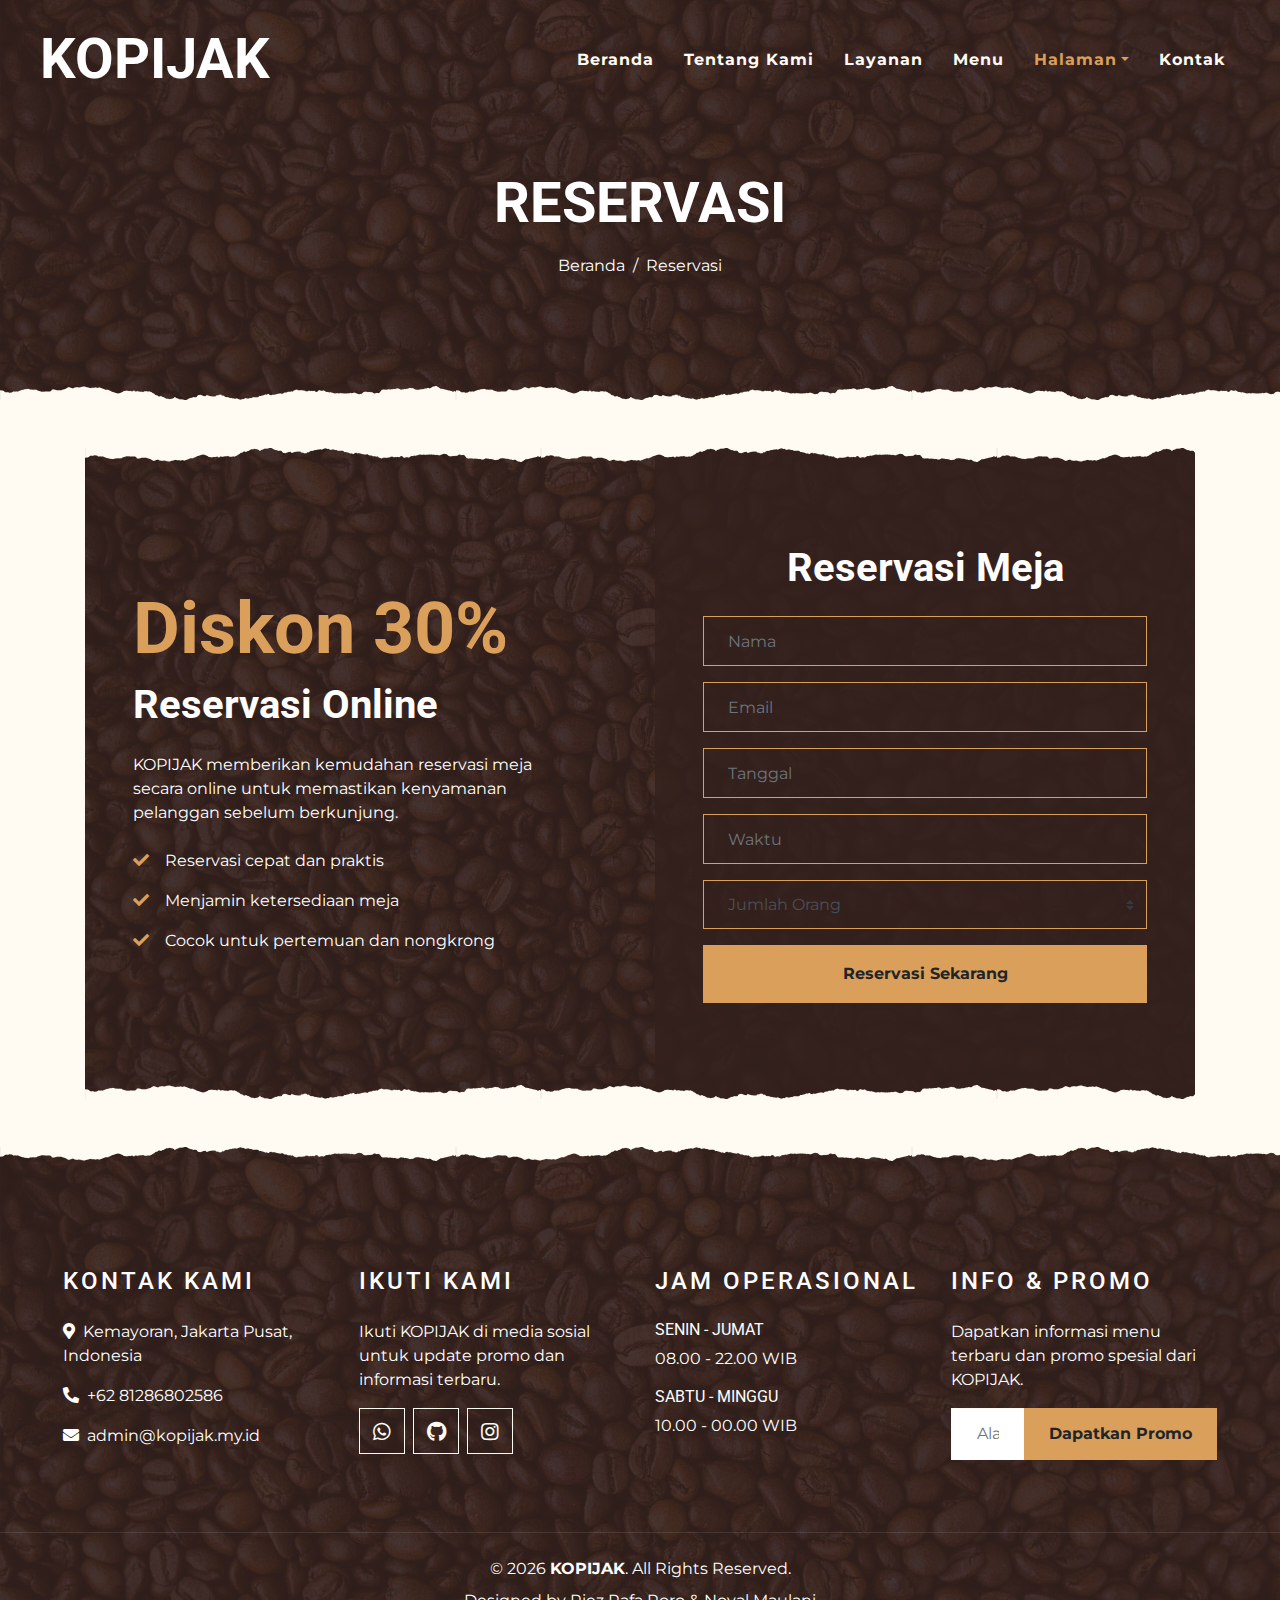
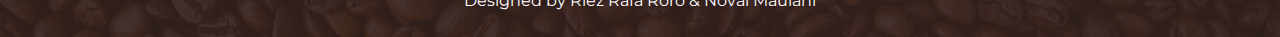
<file: reservation.html>
<!DOCTYPE html>
<html lang="id">

<head>
    <meta charset="utf-8">
    <title>KOPIJAK - Reservasi</title>
    <meta content="width=device-width, initial-scale=1.0" name="viewport">
    <meta content="Free Website Template" name="keywords">
    <meta content="Free Website Template" name="description">

    <!-- Logo -->
    <link rel="icon" type="image/png" href="img/logo.png">

    <!-- Google Font -->
    <link rel="preconnect" href="https://fonts.gstatic.com">
    <link href="https://fonts.googleapis.com/css2?family=Montserrat:wght@200;400&family=Roboto:wght@400;500;700&display=swap" rel="stylesheet"> 

    <!-- Font Awesome -->
    <link href="https://cdnjs.cloudflare.com/ajax/libs/font-awesome/5.10.0/css/all.min.css" rel="stylesheet">

    <!-- Libraries Stylesheet -->
    <link href="lib/owlcarousel/assets/owl.carousel.min.css" rel="stylesheet">
    <link href="lib/tempusdominus/css/tempusdominus-bootstrap-4.min.css" rel="stylesheet" />

    <!-- Customized Bootstrap Stylesheet -->
    <link href="css/style.min.css" rel="stylesheet">
</head>

<body>
    <!-- Navbar Start -->
    <div class="container-fluid p-0 nav-bar">
        <nav class="navbar navbar-expand-lg bg-none navbar-dark py-3">
            <a href="index.html" class="navbar-brand px-lg-4 m-0">
                <h1 class="m-0 display-4 text-uppercase text-white">KOPIJAK</h1>
            </a>
            <button type="button" class="navbar-toggler" data-toggle="collapse" data-target="#navbarCollapse">
                <span class="navbar-toggler-icon"></span>
            </button>
            <div class="collapse navbar-collapse justify-content-between" id="navbarCollapse">
                <div class="navbar-nav ml-auto p-4">
                    <a href="index.html" class="nav-item nav-link">Beranda</a>
                    <a href="about.html" class="nav-item nav-link">Tentang Kami</a>
                    <a href="service.html" class="nav-item nav-link">Layanan</a>
                    <a href="menu.html" class="nav-item nav-link">Menu</a>
                    <div class="nav-item dropdown">
                        <a href="#" class="nav-link dropdown-toggle active" data-toggle="dropdown">Halaman</a>
                        <div class="dropdown-menu text-capitalize">
                            <a href="reservation.html" class="dropdown-item active">Reservasi</a>
                            <a href="testimonial.html" class="dropdown-item">Testimoni</a>
                            <a href="team.html" class="dropdown-item">Tim Pengembang</a>
                        </div>
                    </div>
                    <a href="contact.html" class="nav-item nav-link">Kontak</a>
                </div>
            </div>
        </nav>
    </div>
    <!-- Navbar End -->


    <!-- Page Header Start -->
    <div class="container-fluid page-header mb-5 position-relative overlay-bottom">
        <div class="d-flex flex-column align-items-center justify-content-center pt-0 pt-lg-5" style="min-height: 400px">
            <h1 class="display-4 mb-3 mt-0 mt-lg-5 text-white text-uppercase">Reservasi</h1>
            <div class="d-inline-flex mb-lg-5">
                <p class="m-0 text-white"><a class="text-white" href="index.html">Beranda</a></p>
                <p class="m-0 text-white px-2">/</p>
                <p class="m-0 text-white"><a class="text-white" href="reservation.html">Reservasi</a></p>
            </div>
        </div>
    </div>
    <!-- Page Header End -->


    <!-- Reservation Start -->
    <div class="container-fluid my-5">
            <div class="container">
                <div class="reservation position-relative overlay-top overlay-bottom">
                    <div class="row align-items-center">
                        <div class="col-lg-6 my-5 my-lg-0">
                            <div class="p-5">
                                <div class="mb-4">
                                    <h1 class="display-3 text-primary">Diskon 30%</h1>
                                    <h1 class="text-white">Reservasi Online</h1>
                                </div>
                                <p class="text-white">KOPIJAK memberikan kemudahan reservasi meja secara online
                                    untuk memastikan kenyamanan pelanggan sebelum berkunjung.
                                </p>
                                <ul class="list-inline text-white m-0">
                                    <li class="py-2"><i class="fa fa-check text-primary mr-3"></i>Reservasi cepat dan
                                        praktis
                                    </li>
                                    <li class="py-2"><i class="fa fa-check text-primary mr-3"></i>Menjamin ketersediaan
                                        meja
                                    <li class="py-2"><i class="fa fa-check text-primary mr-3"></i>Cocok untuk pertemuan
                                        dan nongkrong

                                    </li>
                                </ul>
                            </div>
                        </div>
                        <div class="col-lg-6">
                            <div class="text-center p-5" style="background: rgba(51, 33, 29, .8);">
                                <h1 class="text-white mb-4 mt-5">Reservasi Meja</h1>
                                <form class="mb-5">
                                    <div class="form-group">
                                        <input id="nama" type="text"
                                            class="form-control bg-transparent border-primary p-4" placeholder="Nama"
                                            required="required" />
                                    </div>
                                    <div class="form-group">
                                        <input id="email" type="email"
                                            class="form-control bg-transparent border-primary p-4" placeholder="Email"
                                            required="required" />
                                    </div>
                                    <div class="form-group">
                                        <div class="date" id="date" data-target-input="nearest">
                                            <input id="tanggal" type="text"
                                                class="form-control bg-transparent border-primary p-4 datetimepicker-input"
                                                placeholder="Tanggal" data-target="#date"
                                                data-toggle="datetimepicker" />
                                        </div>
                                    </div>
                                    <div class="form-group">
                                        <div class="time" id="time" data-target-input="nearest">
                                            <input id="waktu" type="text"
                                                class="form-control bg-transparent border-primary p-4 datetimepicker-input"
                                                placeholder="Waktu" data-target="#time" data-toggle="datetimepicker" />
                                        </div>
                                    </div>
                                    <div class="form-group">
                                        <select id="jumlah" class="custom-select bg-transparent border-primary px-4"
                                            style="height: 49px;">
                                            <option selected>Jumlah Orang</option>
                                            <option value="1">1 Orang</option>
                                            <option value="2">2 Orang</option>
                                            <option value="3">3 Orang</option>
                                            <option value="3">4 Orang</option>
                                            <option value="3">Lebih Dari 4 Orang</option>
                                        </select>
                                    </div>

                                    <div>
                                        <button type="button" class="btn btn-primary btn-block font-weight-bold py-3"
                                            onclick="kirimReservasiWA()">Reservasi Sekarang</button>
                                    </div>
                                </form>
                            </div>
                        </div>
                    </div>
                </div>
            </div>
        </div>
    <!-- Reservation End -->


<!-- Footer Start -->
        <div class="container-fluid footer text-white mt-5 pt-5 px-0 position-relative overlay-top">
            <div class="row mx-0 pt-5 px-sm-3 px-lg-5 mt-4">
                <div class="col-lg-3 col-md-6 mb-5">
                    <h4 class="text-white text-uppercase mb-4" style="letter-spacing: 3px;">Kontak Kami</h4>
                    <p><i class="fa fa-map-marker-alt mr-2"></i>Kemayoran, Jakarta Pusat, Indonesia</p>
                    <p><i class="fa fa-phone-alt mr-2"></i>+62 81286802586</p>
                    <p class="m-0"><i class="fa fa-envelope mr-2"></i>admin@kopijak.my.id</p>
                </div>
                <div class="col-lg-3 col-md-6 mb-5">
                    <h4 class="text-white text-uppercase mb-4" style="letter-spacing: 3px;">Ikuti Kami</h4>
                    <p>Ikuti KOPIJAK di media sosial untuk update promo dan informasi terbaru.</p>
                    <div class="d-flex justify-content-start">
                        <!-- WhatsApp -->
                        <a class="btn btn-lg btn-outline-light btn-lg-square mr-2" href="https://wa.me/6281286802586"
                            target="_blank" title="WhatsApp KOPIJAK">
                            <i class="fab fa-whatsapp"></i>
                        </a>

                        <!-- GitHub -->
                        <a class="btn btn-lg btn-outline-light btn-lg-square mr-2"
                            href="https://github.com/rifaro06/KOPIJAK---UAS-DevOpsSec.git" target="_blank"
                            title="Repository Proyek">
                            <i class="fab fa-github"></i>
                        </a>

                        <!-- Instagram Brand -->
                        <a class="btn btn-lg btn-outline-light btn-lg-square" href="#" title="Instagram KOPIJAK">
                            <i class="fab fa-instagram"></i>
                        </a>
                    </div>
                </div>
                <div class="col-lg-3 col-md-6 mb-5">
                    <h4 class="text-white text-uppercase mb-4" style="letter-spacing: 3px;">Jam Operasional</h4>
                    <div>
                        <h6 class="text-white text-uppercase">Senin - Jumat</h6>
                        <p>08.00 - 22.00 WIB</p>
                        <h6 class="text-white text-uppercase">Sabtu - Minggu</h6>
                        <p>10.00 - 00.00 WIB</p>
                    </div>
                </div>
                <div class="col-lg-3 col-md-6 mb-5">
                    <h4 class="text-white text-uppercase mb-4" style="letter-spacing: 3px;">Info & Promo</h4>
                    <p>Dapatkan informasi menu terbaru dan promo spesial dari KOPIJAK.</p>
                    <div class="w-100">
                        <div class="input-group">
                            <input id="emailPromo" type="text" class="form-control border-light" style="padding: 25px;"
                                placeholder="Alamat Email">
                            <div class="input-group-append">
                                <button type="button" class="btn btn-primary font-weight-bold px-4"
                                    onclick="kirimPromoWA()">
                                    Dapatkan Promo
                                </button>
                            </div>
                        </div>
                    </div>
                </div>
            </div>
            <div class="container-fluid text-center text-white border-top mt-4 py-4 px-sm-3 px-md-5"
                style="border-color: rgba(256, 256, 256, .1) !important;">
                <p class="mb-2 text-white">
                    &copy; 2026 <strong>KOPIJAK</strong>. All Rights Reserved.
                </p>
                <p class="m-0 text-white">Designed by Riez Rafa Roro & Noval Maulani</p>
            </div>
        </div>
    <!-- Footer End -->


    <!-- Back to Top -->
    <a href="#" class="btn btn-lg btn-primary btn-lg-square back-to-top"><i class="fa fa-angle-double-up"></i></a>


    <!-- JavaScript Libraries -->
    <script src="https://code.jquery.com/jquery-3.4.1.min.js"></script>
    <script src="https://stackpath.bootstrapcdn.com/bootstrap/4.4.1/js/bootstrap.bundle.min.js"></script>
    <script src="lib/easing/easing.min.js"></script>
    <script src="lib/waypoints/waypoints.min.js"></script>
    <script src="lib/owlcarousel/owl.carousel.min.js"></script>
    <script src="lib/tempusdominus/js/moment.min.js"></script>
    <script src="lib/tempusdominus/js/moment-timezone.min.js"></script>
    <script src="lib/tempusdominus/js/tempusdominus-bootstrap-4.min.js"></script>

    <!-- Contact Javascript File -->
    <script src="mail/jqBootstrapValidation.min.js"></script>
    <script src="mail/contact.js"></script>

    <!-- Template Javascript -->
    <script src="js/main.js"></script>

     <!-- Javascript Whatsapp -->
        <script>
            function kirimReservasiWA() {
                const nama = document.getElementById("nama").value;
                const email = document.getElementById("email").value;
                const tanggal = document.getElementById("tanggal").value;
                const waktu = document.getElementById("waktu").value;
                const jumlah = document.getElementById("jumlah").value;

                const pesan =
                    "Halo KOPIJAK,%0A%0A" +
                    "Saya ingin reservasi meja dengan detail berikut:%0A" +
                    "Nama: " + nama + "%0A" +
                    "Email: " + email + "%0A" +
                    "Tanggal: " + tanggal + "%0A" +
                    "Waktu: " + waktu + "%0A" +
                    "Jumlah Orang: " + jumlah;

                const nomorWA = "6281286802586";
                const url = "https://wa.me/" + nomorWA + "?text=" + pesan;

                window.open(url, "_blank");
            }
            function kirimPromoWA() {
                const emailInput = document.getElementById("emailPromo");

                if (!emailInput) {
                    alert("Input email tidak ditemukan");
                    return;
                }

                const email = emailInput.value;

                let pesan =
                    "Halo KOPIJAK,%0A%0A" +
                    "Saya ingin mendapatkan Informasi Terkait Promo.";

                if (email) {
                    pesan += "%0AEmail: " + email;
                }

                const nomorWA = "6281286802586";
                const url = "https://wa.me/" + nomorWA + "?text=" + pesan;

                window.open(url, "_blank");
            }
        </script>
</body>

</html>
</file>
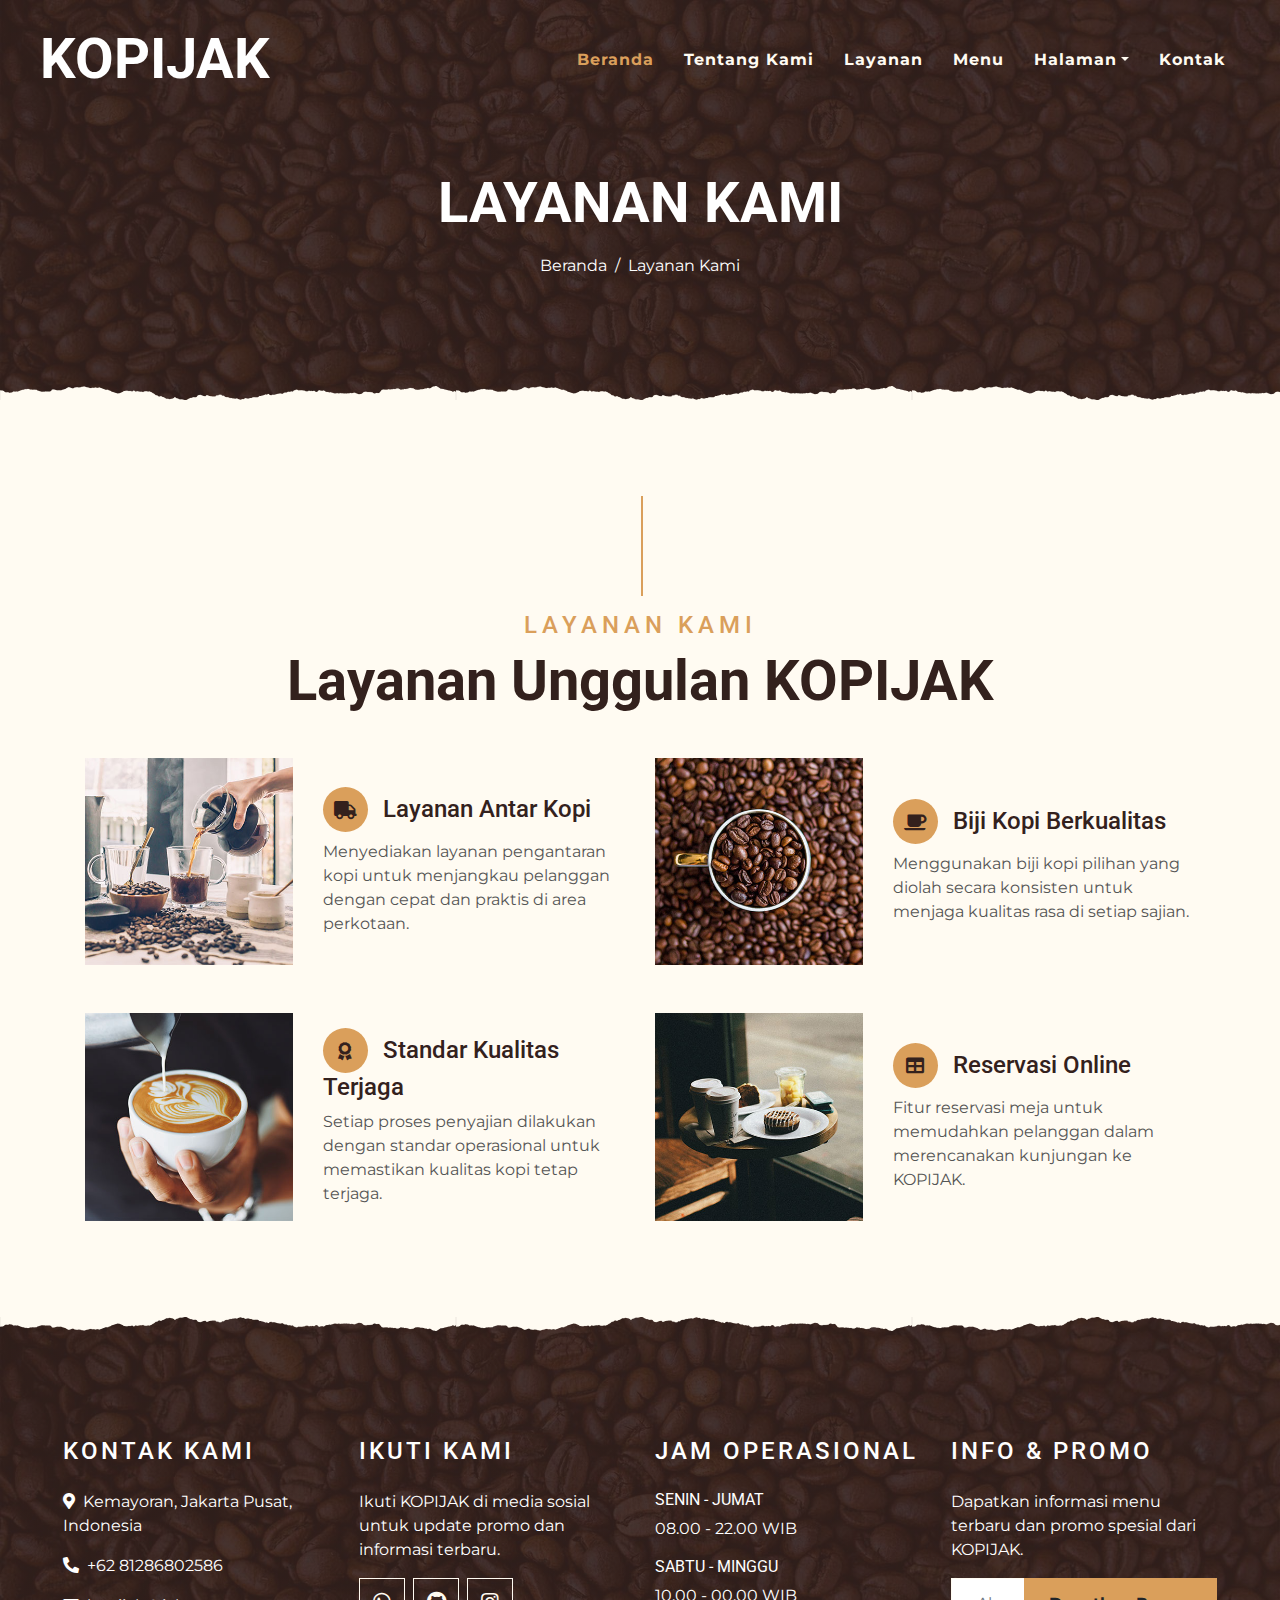
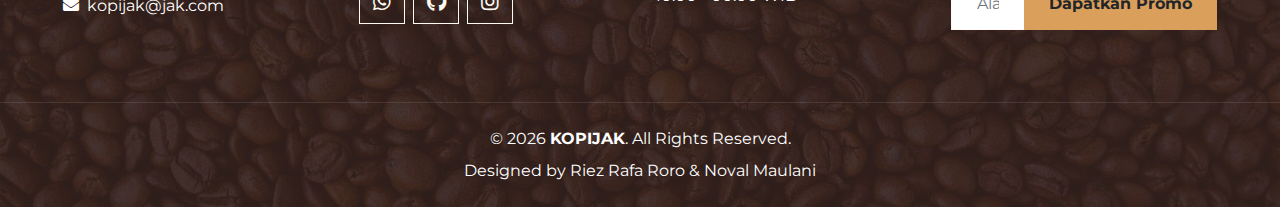
<file: service.html>
<!DOCTYPE html>
<html lang="id">

<head>
    <meta charset="utf-8">
    <title>KOPIJAK – Layanan Kami</title>
    <meta content="width=device-width, initial-scale=1.0" name="viewport">
    <meta content="Free Website Template" name="keywords">
    <meta content="Free Website Template" name="description">

    <!-- Logo -->
    <link rel="icon" type="image/png" href="img/logo.png">

    <!-- Google Font -->
    <link rel="preconnect" href="https://fonts.gstatic.com">
    <link
        href="https://fonts.googleapis.com/css2?family=Montserrat:wght@200;400&family=Roboto:wght@400;500;700&display=swap"
        rel="stylesheet">

    <!-- Font Awesome -->
    <link href="https://cdnjs.cloudflare.com/ajax/libs/font-awesome/5.10.0/css/all.min.css" rel="stylesheet">

    <!-- Libraries Stylesheet -->
    <link href="lib/owlcarousel/assets/owl.carousel.min.css" rel="stylesheet">
    <link href="lib/tempusdominus/css/tempusdominus-bootstrap-4.min.css" rel="stylesheet" />

    <!-- Customized Bootstrap Stylesheet -->
    <link href="css/style.min.css" rel="stylesheet">
</head>

<body>
    <!-- Navbar Start -->
    <div class="container-fluid p-0 nav-bar">
        <nav class="navbar navbar-expand-lg bg-none navbar-dark py-3">
            <a href="index.html" class="navbar-brand px-lg-4 m-0">
                <h1 class="m-0 display-4 text-uppercase text-white">KOPIJAK</h1>
            </a>
            <button type="button" class="navbar-toggler" data-toggle="collapse" data-target="#navbarCollapse">
                <span class="navbar-toggler-icon"></span>
            </button>
            <div class="collapse navbar-collapse justify-content-between" id="navbarCollapse">
                <div class="navbar-nav ml-auto p-4">
                    <a href="index.html" class="nav-item nav-link active">Beranda</a>
                    <a href="about.html" class="nav-item nav-link">Tentang Kami</a>
                    <a href="service.html" class="nav-item nav-link">Layanan</a>
                    <a href="menu.html" class="nav-item nav-link">Menu</a>
                    <div class="nav-item dropdown">
                        <a href="#" class="nav-link dropdown-toggle" data-toggle="dropdown">Halaman</a>
                        <div class="dropdown-menu text-capitalize">
                            <a href="reservation.html" class="dropdown-item">Reservasi</a>
                            <a href="testimonial.html" class="dropdown-item">Testimoni</a>
                            <a href="team.html" class="dropdown-item">Tim Pengembang</a>
                        </div>
                    </div>
                    <a href="contact.html" class="nav-item nav-link">Kontak</a>
                </div>
            </div>
        </nav>
    </div>
    <!-- Navbar End -->


    <!-- Page Header Start -->
    <div class="container-fluid page-header mb-5 position-relative overlay-bottom">
        <div class="d-flex flex-column align-items-center justify-content-center pt-0 pt-lg-5"
            style="min-height: 400px">
            <h1 class="display-4 mb-3 mt-0 mt-lg-5 text-white text-uppercase">Layanan Kami</h1>
            <div class="d-inline-flex mb-lg-5">
                <p class="m-0 text-white"><a class="text-white" href="index.html">Beranda</a></p>
                <p class="m-0 text-white px-2">/</p>
                <p class="m-0 text-white"><a class="text-white" href="service.html">Layanan Kami</a></p>
            </div>
        </div>
    </div>
    <!-- Page Header End -->


    <!-- Service Start -->
    <div class="container-fluid pt-5">
        <div class="container">
            <div class="section-title">
                <h4 class="text-primary text-uppercase" style="letter-spacing: 5px;">Layanan Kami</h4>
                <h1 class="display-4">Layanan Unggulan KOPIJAK</h1>
            </div>
            <div class="row">
                <div class="col-lg-6 mb-5">
                    <div class="row align-items-center">
                        <div class="col-sm-5">
                            <img class="img-fluid mb-3 mb-sm-0" src="img/service-1.jpg" alt="">
                        </div>
                        <div class="col-sm-7">
                            <h4><i class="fa fa-truck service-icon"></i>Layanan Antar Kopi</h4>
                            <p class="m-0">Menyediakan layanan pengantaran kopi untuk menjangkau pelanggan
                                dengan cepat dan praktis di area perkotaan.</p>
                        </div>
                    </div>
                </div>
                <div class="col-lg-6 mb-5">
                    <div class="row align-items-center">
                        <div class="col-sm-5">
                            <img class="img-fluid mb-3 mb-sm-0" src="img/service-2.jpg" alt="">
                        </div>
                        <div class="col-sm-7">
                            <h4><i class="fa fa-coffee service-icon"></i>Biji Kopi Berkualitas</h4>
                            <p class="m-0">Menggunakan biji kopi pilihan yang diolah secara konsisten
                                untuk menjaga kualitas rasa di setiap sajian.</p>
                        </div>
                    </div>
                </div>
                <div class="col-lg-6 mb-5">
                    <div class="row align-items-center">
                        <div class="col-sm-5">
                            <img class="img-fluid mb-3 mb-sm-0" src="img/service-3.jpg" alt="">
                        </div>
                        <div class="col-sm-7">
                            <h4><i class="fa fa-award service-icon"></i>Standar Kualitas Terjaga</h4>
                            <p class="m-0">Setiap proses penyajian dilakukan dengan standar operasional
                                untuk memastikan kualitas kopi tetap terjaga.</p>
                        </div>
                    </div>
                </div>
                <div class="col-lg-6 mb-5">
                    <div class="row align-items-center">
                        <div class="col-sm-5">
                            <img class="img-fluid mb-3 mb-sm-0" src="img/service-4.jpg" alt="">
                        </div>
                        <div class="col-sm-7">
                            <h4><i class="fa fa-table service-icon"></i>Reservasi Online</h4>
                            <p class="m-0">Fitur reservasi meja untuk memudahkan pelanggan
                                dalam merencanakan kunjungan ke KOPIJAK.</p>
                        </div>
                    </div>
                </div>
            </div>
        </div>
    </div>
    <!-- Service End -->


    <!-- Footer Start -->
        <div class="container-fluid footer text-white mt-5 pt-5 px-0 position-relative overlay-top">
            <div class="row mx-0 pt-5 px-sm-3 px-lg-5 mt-4">
                <div class="col-lg-3 col-md-6 mb-5">
                    <h4 class="text-white text-uppercase mb-4" style="letter-spacing: 3px;">Kontak Kami</h4>
                    <p><i class="fa fa-map-marker-alt mr-2"></i>Kemayoran, Jakarta Pusat, Indonesia</p>
                    <p><i class="fa fa-phone-alt mr-2"></i>+62 81286802586</p>
                    <p class="m-0"><i class="fa fa-envelope mr-2"></i>kopijak@jak.com</p>
                </div>
                <div class="col-lg-3 col-md-6 mb-5">
                    <h4 class="text-white text-uppercase mb-4" style="letter-spacing: 3px;">Ikuti Kami</h4>
                    <p>Ikuti KOPIJAK di media sosial untuk update promo dan informasi terbaru.</p>
                    <div class="d-flex justify-content-start">
                        <!-- WhatsApp -->
                        <a class="btn btn-lg btn-outline-light btn-lg-square mr-2" href="https://wa.me/6281286802586"
                            target="_blank" title="WhatsApp KOPIJAK">
                            <i class="fab fa-whatsapp"></i>
                        </a>

                        <!-- GitHub -->
                        <a class="btn btn-lg btn-outline-light btn-lg-square mr-2" href="#" title="Repository Proyek">
                            <i class="fab fa-github"></i>
                        </a>

                        <!-- Instagram Brand -->
                        <a class="btn btn-lg btn-outline-light btn-lg-square" href="#" title="Instagram KOPIJAK">
                            <i class="fab fa-instagram"></i>
                        </a>
                    </div>
                </div>
                <div class="col-lg-3 col-md-6 mb-5">
                    <h4 class="text-white text-uppercase mb-4" style="letter-spacing: 3px;">Jam Operasional</h4>
                    <div>
                        <h6 class="text-white text-uppercase">Senin - Jumat</h6>
                        <p>08.00 - 22.00 WIB</p>
                        <h6 class="text-white text-uppercase">Sabtu - Minggu</h6>
                        <p>10.00 - 00.00 WIB</p>
                    </div>
                </div>
                <div class="col-lg-3 col-md-6 mb-5">
                    <h4 class="text-white text-uppercase mb-4" style="letter-spacing: 3px;">Info & Promo</h4>
                    <p>Dapatkan informasi menu terbaru dan promo spesial dari KOPIJAK.</p>
                    <div class="w-100">
                        <div class="input-group">
                            <input id="emailPromo" type="text" class="form-control border-light" style="padding: 25px;"
                                placeholder="Alamat Email">
                            <div class="input-group-append">
                                <button type="button" class="btn btn-primary font-weight-bold px-4"
                                    onclick="kirimPromoWA()">
                                    Dapatkan Promo
                                </button>
                            </div>
                        </div>
                    </div>
                </div>
            </div>
            <div class="container-fluid text-center text-white border-top mt-4 py-4 px-sm-3 px-md-5"
                style="border-color: rgba(256, 256, 256, .1) !important;">
                <p class="mb-2 text-white">
                    &copy; 2026 <strong>KOPIJAK</strong>. All Rights Reserved.
                </p>
                <p class="m-0 text-white">Designed by Riez Rafa Roro & Noval Maulani</p>
            </div>
        </div>
    <!-- Footer End -->


    <!-- Back to Top -->
    <a href="#" class="btn btn-lg btn-primary btn-lg-square back-to-top"><i class="fa fa-angle-double-up"></i></a>


    <!-- JavaScript Libraries -->
    <script src="https://code.jquery.com/jquery-3.4.1.min.js"></script>
    <script src="https://stackpath.bootstrapcdn.com/bootstrap/4.4.1/js/bootstrap.bundle.min.js"></script>
    <script src="lib/easing/easing.min.js"></script>
    <script src="lib/waypoints/waypoints.min.js"></script>
    <script src="lib/owlcarousel/owl.carousel.min.js"></script>
    <script src="lib/tempusdominus/js/moment.min.js"></script>
    <script src="lib/tempusdominus/js/moment-timezone.min.js"></script>
    <script src="lib/tempusdominus/js/tempusdominus-bootstrap-4.min.js"></script>

    <!-- Contact Javascript File -->
    <script src="mail/jqBootstrapValidation.min.js"></script>
    <script src="mail/contact.js"></script>

    <!-- Template Javascript -->
    <script src="js/main.js"></script>

    <!-- WA Promo Script -->
    <script>
        function kirimPromoWA() {
            const emailInput = document.getElementById("emailPromo");

            if (!emailInput) {
                alert("Input email tidak ditemukan");
                return;
            }

            const email = emailInput.value;

            let pesan =
                "Halo KOPIJAK,%0A%0A" +
                "Saya ingin mendapatkan Informasi Terkait Promo.";

            if (email) {
                pesan += "%0AEmail: " + email;
            }

            const nomorWA = "6281286802586";
            const url = "https://wa.me/" + nomorWA + "?text=" + pesan;

            window.open(url, "_blank");
        }
    </script>
</body>

</html>
</file>
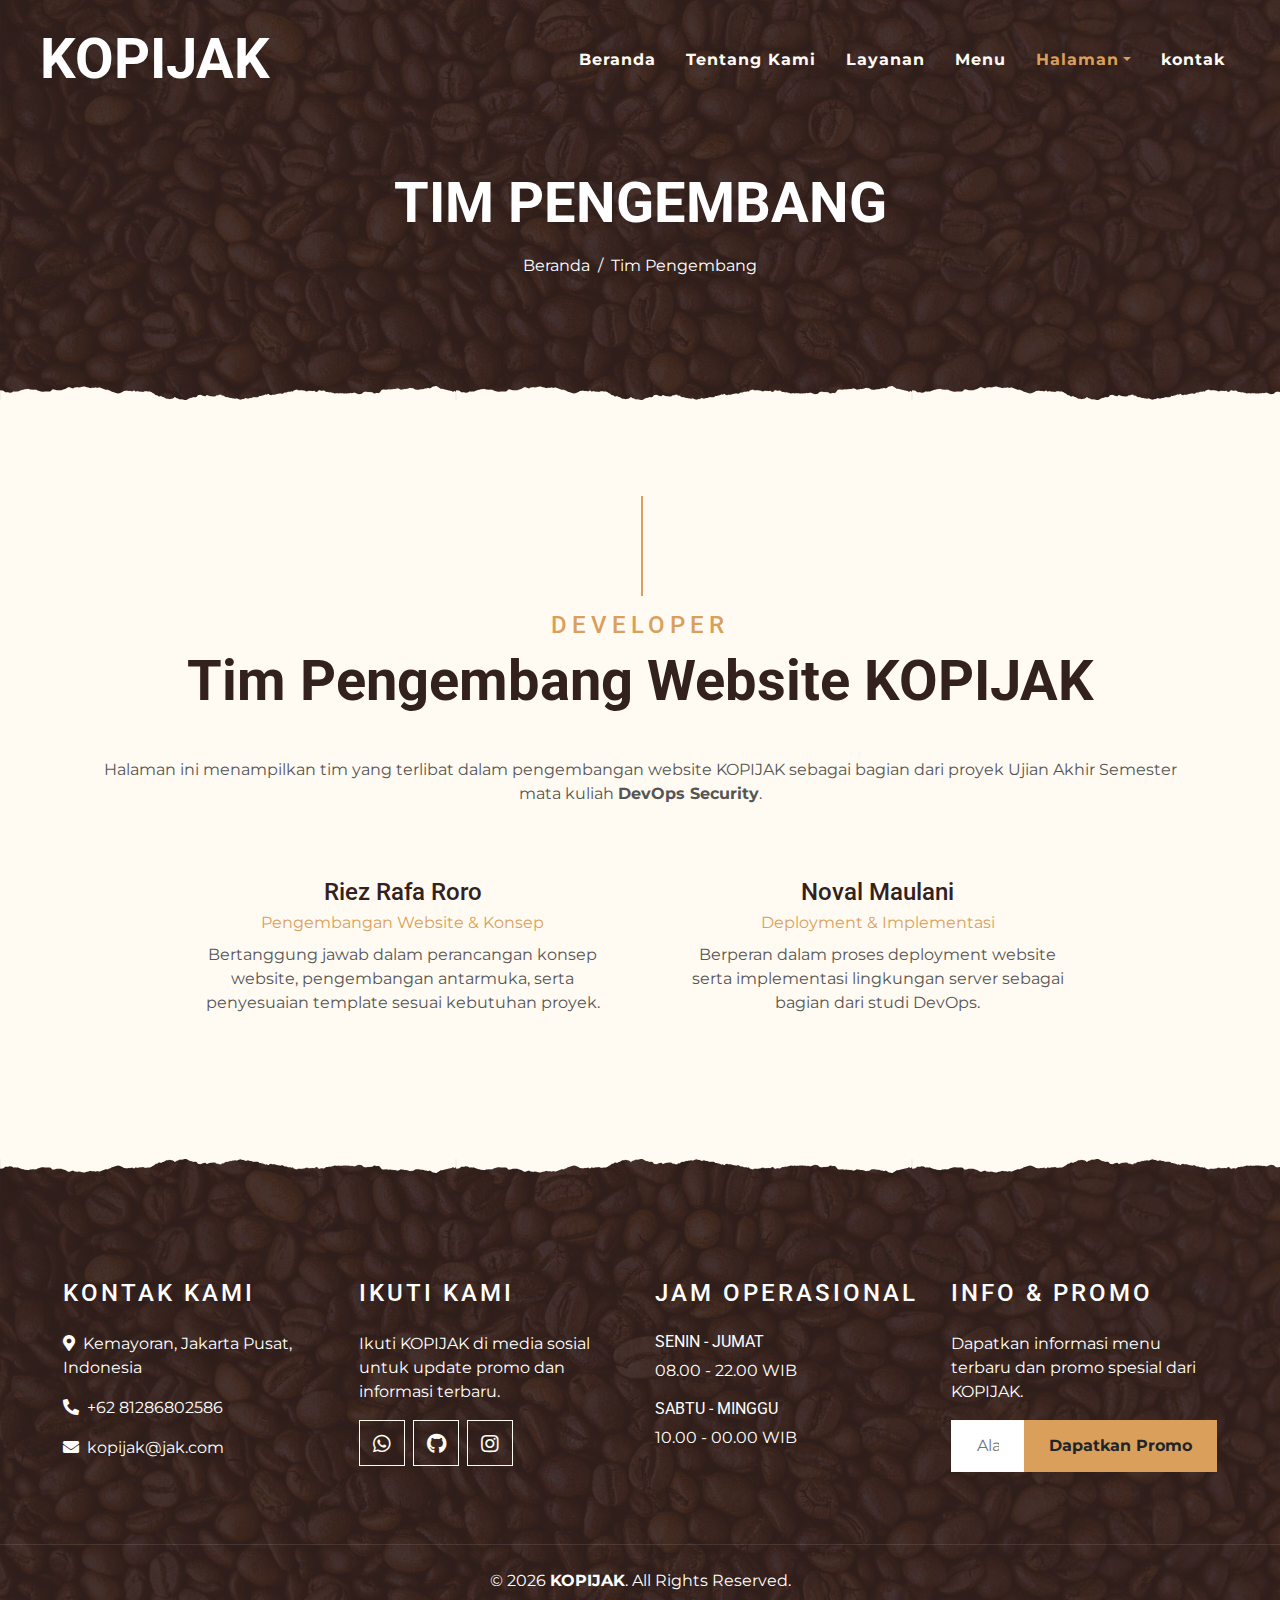
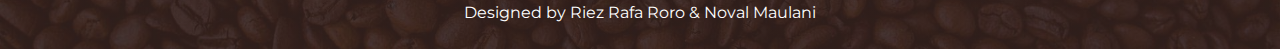
<file: team.html>
<!DOCTYPE html>
<html lang="id">

<head>
    <meta charset="utf-8">
    <title>KOPIJAK - Tim Pengembang</title>
    <meta content="width=device-width, initial-scale=1.0" name="viewport">
    <meta content="Free Website Template" name="keywords">
    <meta content="Free Website Template" name="description">

    <!-- Logo -->
    <link rel="icon" type="image/png" href="img/logo.png">

    <!-- Google Font -->
    <link rel="preconnect" href="https://fonts.gstatic.com">
    <link
        href="https://fonts.googleapis.com/css2?family=Montserrat:wght@200;400&family=Roboto:wght@400;500;700&display=swap"
        rel="stylesheet">

    <!-- Font Awesome -->
    <link href="https://cdnjs.cloudflare.com/ajax/libs/font-awesome/5.10.0/css/all.min.css" rel="stylesheet">

    <!-- Libraries Stylesheet -->
    <link href="lib/owlcarousel/assets/owl.carousel.min.css" rel="stylesheet">
    <link href="lib/tempusdominus/css/tempusdominus-bootstrap-4.min.css" rel="stylesheet" />

    <!-- Customized Bootstrap Stylesheet -->
    <link href="css/style.min.css" rel="stylesheet">
</head>

<body>
    <!-- Navbar Start -->
    <div class="container-fluid p-0 nav-bar">
        <nav class="navbar navbar-expand-lg bg-none navbar-dark py-3">
            <a href="index.html" class="navbar-brand px-lg-4 m-0">
                <h1 class="m-0 display-4 text-uppercase text-white">KOPIJAK</h1>
            </a>
            <button type="button" class="navbar-toggler" data-toggle="collapse" data-target="#navbarCollapse">
                <span class="navbar-toggler-icon"></span>
            </button>
            <div class="collapse navbar-collapse justify-content-between" id="navbarCollapse">
                <div class="navbar-nav ml-auto p-4">
                    <a href="index.html" class="nav-item nav-link">Beranda</a>
                    <a href="about.html" class="nav-item nav-link">Tentang Kami</a>
                    <a href="service.html" class="nav-item nav-link">Layanan</a>
                    <a href="menu.html" class="nav-item nav-link">Menu</a>
                    <div class="nav-item dropdown">
                        <a href="#" class="nav-link dropdown-toggle active" data-toggle="dropdown">Halaman</a>
                        <div class="dropdown-menu text-capitalize">
                            <a href="reservation.html" class="dropdown-item">Reservasi</a>
                            <a href="testimonial.html" class="dropdown-item">Testimoni</a>
                            <a href="team.html" class="dropdown-item active">Tim Pengembang</a>
                        </div>
                    </div>
                    <a href="contact.html" class="nav-item nav-link">kontak</a>
                </div>
            </div>
        </nav>
    </div>
    <!-- Navbar End -->


    <!-- Page Header Start -->
    <div class="container-fluid page-header mb-5 position-relative overlay-bottom">
        <div class="d-flex flex-column align-items-center justify-content-center pt-0 pt-lg-5"
            style="min-height: 400px">
            <h1 class="display-4 mb-3 mt-0 mt-lg-5 text-white text-uppercase">Tim Pengembang</h1>
            <div class="d-inline-flex mb-lg-5">
                <p class="m-0 text-white"><a class="text-white" href="index.html">Beranda</a></p>
                <p class="m-0 text-white px-2">/</p>
                <p class="m-0 text-white"><a class="text-white" href="team.html">Tim Pengembang</a></p>
            </div>
        </div>
    </div>
    <!-- Page Header End -->


    <!-- Team Start -->
    <div class="container-fluid py-5">
        <div class="container">
            <div class="section-title">
                <h4 class="text-primary text-uppercase" style="letter-spacing: 5px;">Developer</h4>
                <h1 class="display-4">Tim Pengembang Website KOPIJAK</h1>
            </div>

            <p class="text-center mb-5">
                Halaman ini menampilkan tim yang terlibat dalam pengembangan website KOPIJAK
                sebagai bagian dari proyek Ujian Akhir Semester mata kuliah <b>DevOps Security</b>.
            </p>

            <div class="row justify-content-center">
                <div class="col-md-5 mb-4">
                    <div class="bg-light p-4 text-center h-100">
                        <h4 class="mb-1">Riez Rafa Roro</h4>
                        <p class="text-primary mb-2">Pengembangan Website & Konsep</p>
                        <p class="mb-0">
                            Bertanggung jawab dalam perancangan konsep website,
                            pengembangan antarmuka, serta penyesuaian template sesuai kebutuhan proyek.
                        </p>

                    </div>
                </div>

                <div class="col-md-5 mb-4">
                    <div class="bg-light p-4 text-center h-100">
                        <h4 class="mb-1">Noval Maulani</h4>
                        <p class="text-primary mb-2">Deployment & Implementasi</p>
                        <p class="mb-0">
                            Berperan dalam proses deployment website serta implementasi
                            lingkungan server sebagai bagian dari studi DevOps.
                        </p>
                    </div>
                </div>
            </div>
        </div>
    </div>
    <!-- Team End -->


    <!-- Footer Start -->
        <div class="container-fluid footer text-white mt-5 pt-5 px-0 position-relative overlay-top">
            <div class="row mx-0 pt-5 px-sm-3 px-lg-5 mt-4">
                <div class="col-lg-3 col-md-6 mb-5">
                    <h4 class="text-white text-uppercase mb-4" style="letter-spacing: 3px;">Kontak Kami</h4>
                    <p><i class="fa fa-map-marker-alt mr-2"></i>Kemayoran, Jakarta Pusat, Indonesia</p>
                    <p><i class="fa fa-phone-alt mr-2"></i>+62 81286802586</p>
                    <p class="m-0"><i class="fa fa-envelope mr-2"></i>kopijak@jak.com</p>
                </div>
                <div class="col-lg-3 col-md-6 mb-5">
                    <h4 class="text-white text-uppercase mb-4" style="letter-spacing: 3px;">Ikuti Kami</h4>
                    <p>Ikuti KOPIJAK di media sosial untuk update promo dan informasi terbaru.</p>
                    <div class="d-flex justify-content-start">
                        <!-- WhatsApp -->
                        <a class="btn btn-lg btn-outline-light btn-lg-square mr-2" href="https://wa.me/6281286802586"
                            target="_blank" title="WhatsApp KOPIJAK">
                            <i class="fab fa-whatsapp"></i>
                        </a>

                        <!-- GitHub -->
                        <a class="btn btn-lg btn-outline-light btn-lg-square mr-2" href="#" title="Repository Proyek">
                            <i class="fab fa-github"></i>
                        </a>

                        <!-- Instagram Brand -->
                        <a class="btn btn-lg btn-outline-light btn-lg-square" href="#" title="Instagram KOPIJAK">
                            <i class="fab fa-instagram"></i>
                        </a>
                    </div>
                </div>
                <div class="col-lg-3 col-md-6 mb-5">
                    <h4 class="text-white text-uppercase mb-4" style="letter-spacing: 3px;">Jam Operasional</h4>
                    <div>
                        <h6 class="text-white text-uppercase">Senin - Jumat</h6>
                        <p>08.00 - 22.00 WIB</p>
                        <h6 class="text-white text-uppercase">Sabtu - Minggu</h6>
                        <p>10.00 - 00.00 WIB</p>
                    </div>
                </div>
                <div class="col-lg-3 col-md-6 mb-5">
                    <h4 class="text-white text-uppercase mb-4" style="letter-spacing: 3px;">Info & Promo</h4>
                    <p>Dapatkan informasi menu terbaru dan promo spesial dari KOPIJAK.</p>
                    <div class="w-100">
                        <div class="input-group">
                            <input id="emailPromo" type="text" class="form-control border-light" style="padding: 25px;"
                                placeholder="Alamat Email">
                            <div class="input-group-append">
                                <button type="button" class="btn btn-primary font-weight-bold px-4"
                                    onclick="kirimPromoWA()">
                                    Dapatkan Promo
                                </button>
                            </div>
                        </div>
                    </div>
                </div>
            </div>
            <div class="container-fluid text-center text-white border-top mt-4 py-4 px-sm-3 px-md-5"
                style="border-color: rgba(256, 256, 256, .1) !important;">
                <p class="mb-2 text-white">
                    &copy; 2026 <strong>KOPIJAK</strong>. All Rights Reserved.
                </p>
                <p class="m-0 text-white">Designed by Riez Rafa Roro & Noval Maulani</p>
            </div>
        </div>
    <!-- Footer End -->


    <!-- Back to Top -->
    <a href="#" class="btn btn-lg btn-primary btn-lg-square back-to-top"><i class="fa fa-angle-double-up"></i></a>


    <!-- JavaScript Libraries -->
    <script src="https://code.jquery.com/jquery-3.4.1.min.js"></script>
    <script src="https://stackpath.bootstrapcdn.com/bootstrap/4.4.1/js/bootstrap.bundle.min.js"></script>
    <script src="lib/easing/easing.min.js"></script>
    <script src="lib/waypoints/waypoints.min.js"></script>
    <script src="lib/owlcarousel/owl.carousel.min.js"></script>
    <script src="lib/tempusdominus/js/moment.min.js"></script>
    <script src="lib/tempusdominus/js/moment-timezone.min.js"></script>
    <script src="lib/tempusdominus/js/tempusdominus-bootstrap-4.min.js"></script>

    <!-- Contact Javascript File -->
    <script src="mail/jqBootstrapValidation.min.js"></script>
    <script src="mail/contact.js"></script>

    <!-- Template Javascript -->
    <script src="js/main.js"></script>

    <!-- WA Promo Script -->
    <script>
        function kirimPromoWA() {
            const emailInput = document.getElementById("emailPromo");

            if (!emailInput) {
                alert("Input email tidak ditemukan");
                return;
            }

            const email = emailInput.value;

            let pesan =
                "Halo KOPIJAK,%0A%0A" +
                "Saya ingin mendapatkan Informasi Terkait Promo.";

            if (email) {
                pesan += "%0AEmail: " + email;
            }

            const nomorWA = "6281286802586";
            const url = "https://wa.me/" + nomorWA + "?text=" + pesan;

            window.open(url, "_blank");
        }
    </script>
</body>

</html>
</file>
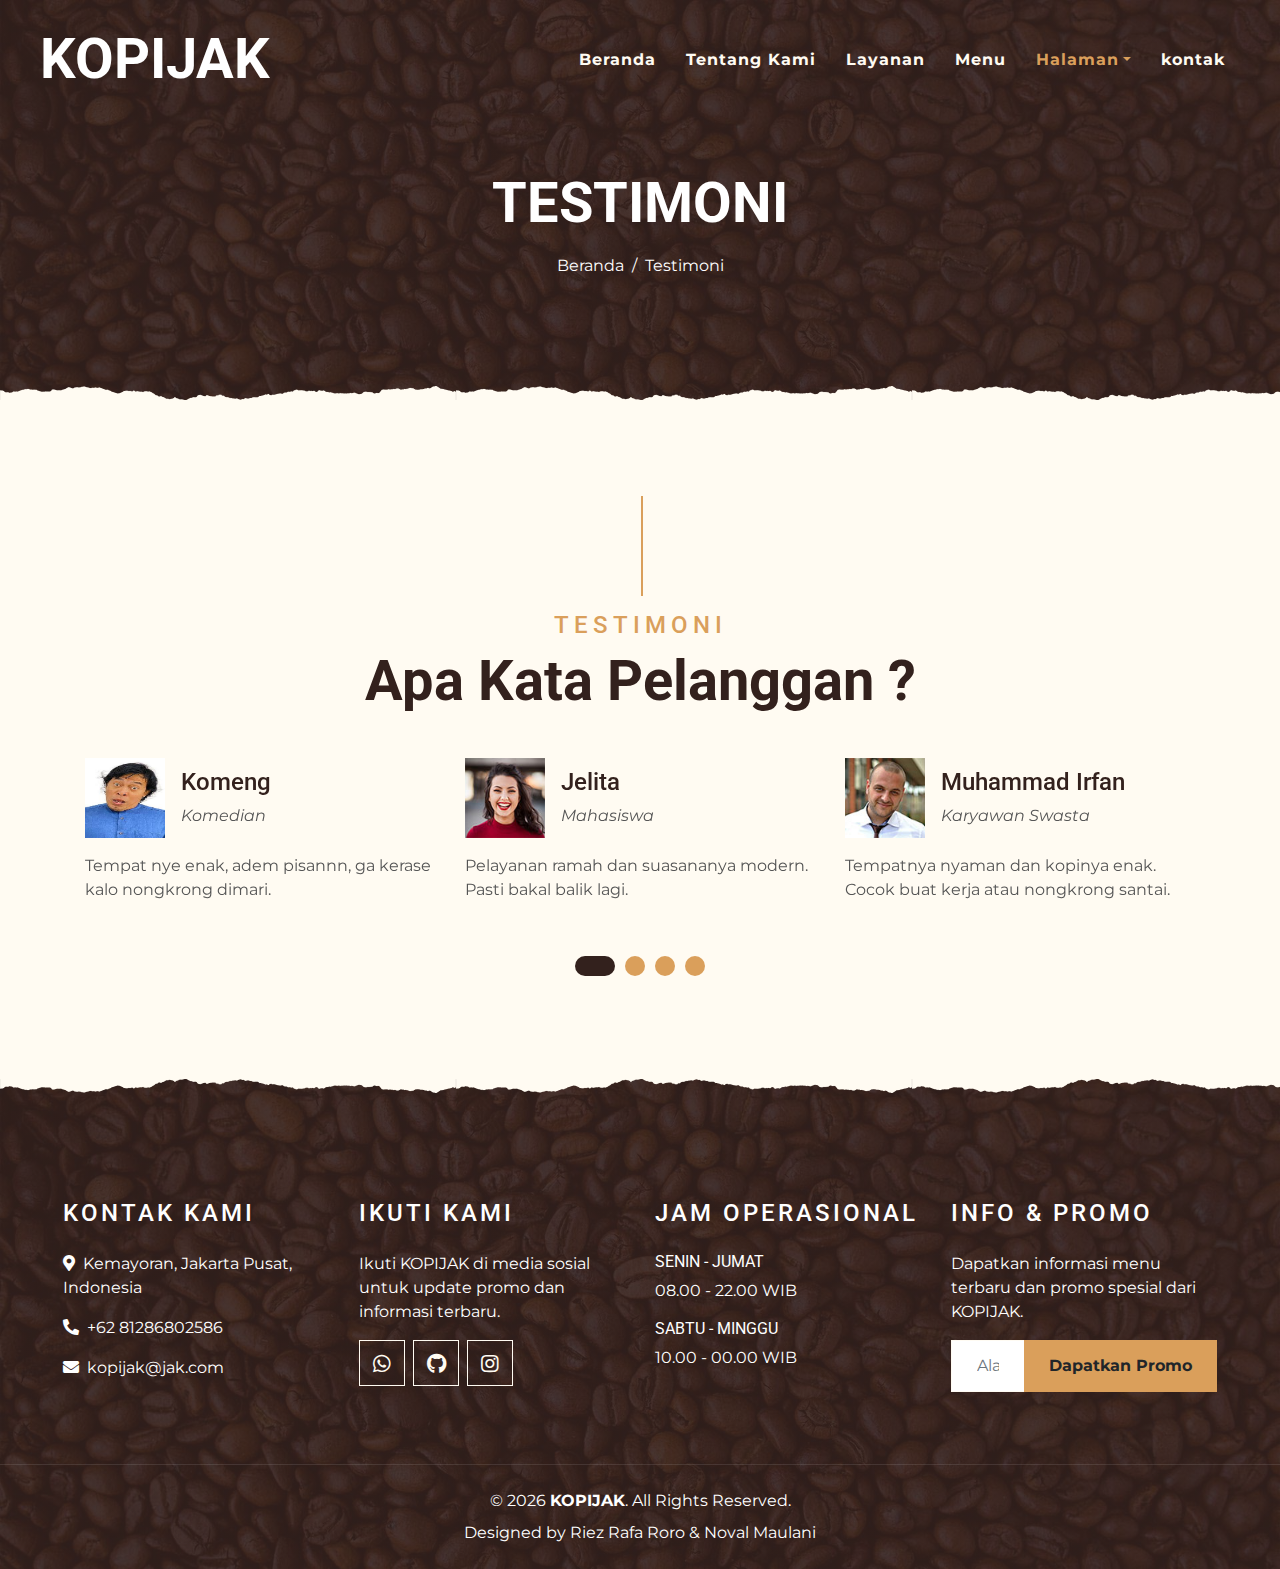
<file: testimonial.html>
<!DOCTYPE html>
<html lang="id">

<head>
    <meta charset="utf-8">
    <title>KOPIJAK - Testimoni</title>
    <meta content="width=device-width, initial-scale=1.0" name="viewport">
    <meta content="Free Website Template" name="keywords">
    <meta content="Free Website Template" name="description">

    <!-- Logo -->
    <link rel="icon" type="image/png" href="img/logo.png">

    <!-- Google Font -->
    <link rel="preconnect" href="https://fonts.gstatic.com">
    <link
        href="https://fonts.googleapis.com/css2?family=Montserrat:wght@200;400&family=Roboto:wght@400;500;700&display=swap"
        rel="stylesheet">

    <!-- Font Awesome -->
    <link href="https://cdnjs.cloudflare.com/ajax/libs/font-awesome/5.10.0/css/all.min.css" rel="stylesheet">

    <!-- Libraries Stylesheet -->
    <link href="lib/owlcarousel/assets/owl.carousel.min.css" rel="stylesheet">
    <link href="lib/tempusdominus/css/tempusdominus-bootstrap-4.min.css" rel="stylesheet" />

    <!-- Customized Bootstrap Stylesheet -->
    <link href="css/style.min.css" rel="stylesheet">
</head>

<body>
    <!-- Navbar Start -->
    <div class="container-fluid p-0 nav-bar">
        <nav class="navbar navbar-expand-lg bg-none navbar-dark py-3">
            <a href="index.html" class="navbar-brand px-lg-4 m-0">
                <h1 class="m-0 display-4 text-uppercase text-white">KOPIJAK</h1>
            </a>
            <button type="button" class="navbar-toggler" data-toggle="collapse" data-target="#navbarCollapse">
                <span class="navbar-toggler-icon"></span>
            </button>
            <div class="collapse navbar-collapse justify-content-between" id="navbarCollapse">
                <div class="navbar-nav ml-auto p-4">
                    <a href="index.html" class="nav-item nav-link">Beranda</a>
                    <a href="about.html" class="nav-item nav-link">Tentang Kami</a>
                    <a href="service.html" class="nav-item nav-link">Layanan</a>
                    <a href="menu.html" class="nav-item nav-link">Menu</a>
                    <div class="nav-item dropdown">
                        <a href="#" class="nav-link dropdown-toggle active" data-toggle="dropdown">Halaman</a>
                        <div class="dropdown-menu text-capitalize">
                            <a href="reservation.html" class="dropdown-item">Reservasi</a>
                            <a href="testimonial.html" class="dropdown-item active">Testimoni</a>
                            <a href="team.html" class="dropdown-item">Tim Pengembang</a>
                        </div>
                    </div>
                    <a href="contact.html" class="nav-item nav-link">kontak</a>
                </div>
            </div>
        </nav>
    </div>
    <!-- Navbar End -->


    <!-- Page Header Start -->
    <div class="container-fluid page-header mb-5 position-relative overlay-bottom">
        <div class="d-flex flex-column align-items-center justify-content-center pt-0 pt-lg-5"
            style="min-height: 400px">
            <h1 class="display-4 mb-3 mt-0 mt-lg-5 text-white text-uppercase">Testimoni</h1>
            <div class="d-inline-flex mb-lg-5">
                <p class="m-0 text-white"><a class="text-white" href="index.html">Beranda</a></p>
                <p class="m-0 text-white px-2">/</p>
                <p class="m-0 text-white"><a class="text-white" href="testimonial.html">Testimoni</a></p>
            </div>
        </div>
    </div>
    <!-- Page Header End -->


    <!-- Testimonial Start -->
    <div class="container-fluid py-5">
        <div class="container">
            <div class="section-title">
                <h4 class="text-primary text-uppercase" style="letter-spacing: 5px;">Testimoni</h4>
                <h1 class="display-4">Apa Kata Pelanggan ?</h1>
            </div>
            <div class="owl-carousel testimonial-carousel">
                <div class="testimonial-item">
                    <div class="d-flex align-items-center mb-3">
                        <img class="img-fluid" src="img/testimonial-1.jpg" alt="">
                        <div class="ml-3">
                            <h4>Jelita</h4>
                            <i>Mahasiswa</i>
                        </div>
                    </div>
                    <p class="m-0">Pelayanan ramah dan suasananya modern. Pasti bakal balik lagi.</p>
                </div>
                <div class="testimonial-item">
                    <div class="d-flex align-items-center mb-3">
                        <img class="img-fluid" src="img/testimonial-2.jpg" alt="">
                        <div class="ml-3">
                            <h4>Muhammad Irfan</h4>
                            <i>Karyawan Swasta</i>
                        </div>
                    </div>
                    <p class="m-0">Tempatnya nyaman dan kopinya enak. Cocok buat kerja atau nongkrong santai.</p>
                </div>
                <div class="testimonial-item">
                    <div class="d-flex align-items-center mb-3">
                        <img class="img-fluid" src="img/testimonial-3.jpg" alt="">
                        <div class="ml-3">
                            <h4>Davina Karamoy</h4>
                            <i>Artis Ternama</i>
                        </div>
                    </div>
                    <p class="m-0">Tempatnya nyaman dengan suasana yang tenang. Cocok untuk bersantai sambil
                        menikmati kopi berkualitas.
                    </p>
                </div>
                <div class="testimonial-item">
                    <div class="d-flex align-items-center mb-3">
                        <img class="img-fluid" src="img/testimonial-4.jpeg" alt="">
                        <div class="ml-3">
                            <h4>Komeng</h4>
                            <i>Komedian</i>
                        </div>
                    </div>
                    <p class="m-0">Tempat nye enak, adem pisannn, ga kerase kalo nongkrong dimari.</p>
                </div>
            </div>
        </div>
    </div>
    <!-- Testimonial End -->


    <!-- Footer Start -->
        <div class="container-fluid footer text-white mt-5 pt-5 px-0 position-relative overlay-top">
            <div class="row mx-0 pt-5 px-sm-3 px-lg-5 mt-4">
                <div class="col-lg-3 col-md-6 mb-5">
                    <h4 class="text-white text-uppercase mb-4" style="letter-spacing: 3px;">Kontak Kami</h4>
                    <p><i class="fa fa-map-marker-alt mr-2"></i>Kemayoran, Jakarta Pusat, Indonesia</p>
                    <p><i class="fa fa-phone-alt mr-2"></i>+62 81286802586</p>
                    <p class="m-0"><i class="fa fa-envelope mr-2"></i>kopijak@jak.com</p>
                </div>
                <div class="col-lg-3 col-md-6 mb-5">
                    <h4 class="text-white text-uppercase mb-4" style="letter-spacing: 3px;">Ikuti Kami</h4>
                    <p>Ikuti KOPIJAK di media sosial untuk update promo dan informasi terbaru.</p>
                    <div class="d-flex justify-content-start">
                        <!-- WhatsApp -->
                        <a class="btn btn-lg btn-outline-light btn-lg-square mr-2" href="https://wa.me/6281286802586"
                            target="_blank" title="WhatsApp KOPIJAK">
                            <i class="fab fa-whatsapp"></i>
                        </a>

                        <!-- GitHub -->
                        <a class="btn btn-lg btn-outline-light btn-lg-square mr-2"
                            href="https://github.com/rifaro06/KOPIJAK---UAS-DevOpsSec.git" target="_blank"
                            title="Repository Proyek">
                            <i class="fab fa-github"></i>
                        </a>

                        <!-- Instagram Brand -->
                        <a class="btn btn-lg btn-outline-light btn-lg-square" href="#" title="Instagram KOPIJAK">
                            <i class="fab fa-instagram"></i>
                        </a>
                    </div>
                </div>
                <div class="col-lg-3 col-md-6 mb-5">
                    <h4 class="text-white text-uppercase mb-4" style="letter-spacing: 3px;">Jam Operasional</h4>
                    <div>
                        <h6 class="text-white text-uppercase">Senin - Jumat</h6>
                        <p>08.00 - 22.00 WIB</p>
                        <h6 class="text-white text-uppercase">Sabtu - Minggu</h6>
                        <p>10.00 - 00.00 WIB</p>
                    </div>
                </div>
                <div class="col-lg-3 col-md-6 mb-5">
                    <h4 class="text-white text-uppercase mb-4" style="letter-spacing: 3px;">Info & Promo</h4>
                    <p>Dapatkan informasi menu terbaru dan promo spesial dari KOPIJAK.</p>
                    <div class="w-100">
                        <div class="input-group">
                            <input id="emailPromo" type="text" class="form-control border-light" style="padding: 25px;"
                                placeholder="Alamat Email">
                            <div class="input-group-append">
                                <button type="button" class="btn btn-primary font-weight-bold px-4"
                                    onclick="kirimPromoWA()">
                                    Dapatkan Promo
                                </button>
                            </div>
                        </div>
                    </div>
                </div>
            </div>
            <div class="container-fluid text-center text-white border-top mt-4 py-4 px-sm-3 px-md-5"
                style="border-color: rgba(256, 256, 256, .1) !important;">
                <p class="mb-2 text-white">
                    &copy; 2026 <strong>KOPIJAK</strong>. All Rights Reserved.
                </p>
                <p class="m-0 text-white">Designed by Riez Rafa Roro & Noval Maulani</p>
            </div>
        </div>
    <!-- Footer End -->


    <!-- Back to Top -->
    <a href="#" class="btn btn-lg btn-primary btn-lg-square back-to-top"><i class="fa fa-angle-double-up"></i></a>


    <!-- JavaScript Libraries -->
    <script src="https://code.jquery.com/jquery-3.4.1.min.js"></script>
    <script src="https://stackpath.bootstrapcdn.com/bootstrap/4.4.1/js/bootstrap.bundle.min.js"></script>
    <script src="lib/easing/easing.min.js"></script>
    <script src="lib/waypoints/waypoints.min.js"></script>
    <script src="lib/owlcarousel/owl.carousel.min.js"></script>
    <script src="lib/tempusdominus/js/moment.min.js"></script>
    <script src="lib/tempusdominus/js/moment-timezone.min.js"></script>
    <script src="lib/tempusdominus/js/tempusdominus-bootstrap-4.min.js"></script>

    <!-- Contact Javascript File -->
    <script src="mail/jqBootstrapValidation.min.js"></script>
    <script src="mail/contact.js"></script>

    <!-- Template Javascript -->
    <script src="js/main.js"></script>

        <!-- WA Promo Script -->
    <script>
        function kirimPromoWA() {
            const emailInput = document.getElementById("emailPromo");

            if (!emailInput) {
                alert("Input email tidak ditemukan");
                return;
            }

            const email = emailInput.value;

            let pesan =
                "Halo KOPIJAK,%0A%0A" +
                "Saya ingin mendapatkan Informasi Terkait Promo.";

            if (email) {
                pesan += "%0AEmail: " + email;
            }

            const nomorWA = "6281286802586";
            const url = "https://wa.me/" + nomorWA + "?text=" + pesan;

            window.open(url, "_blank");
        }
    </script>
</body>

</html>
</file>
